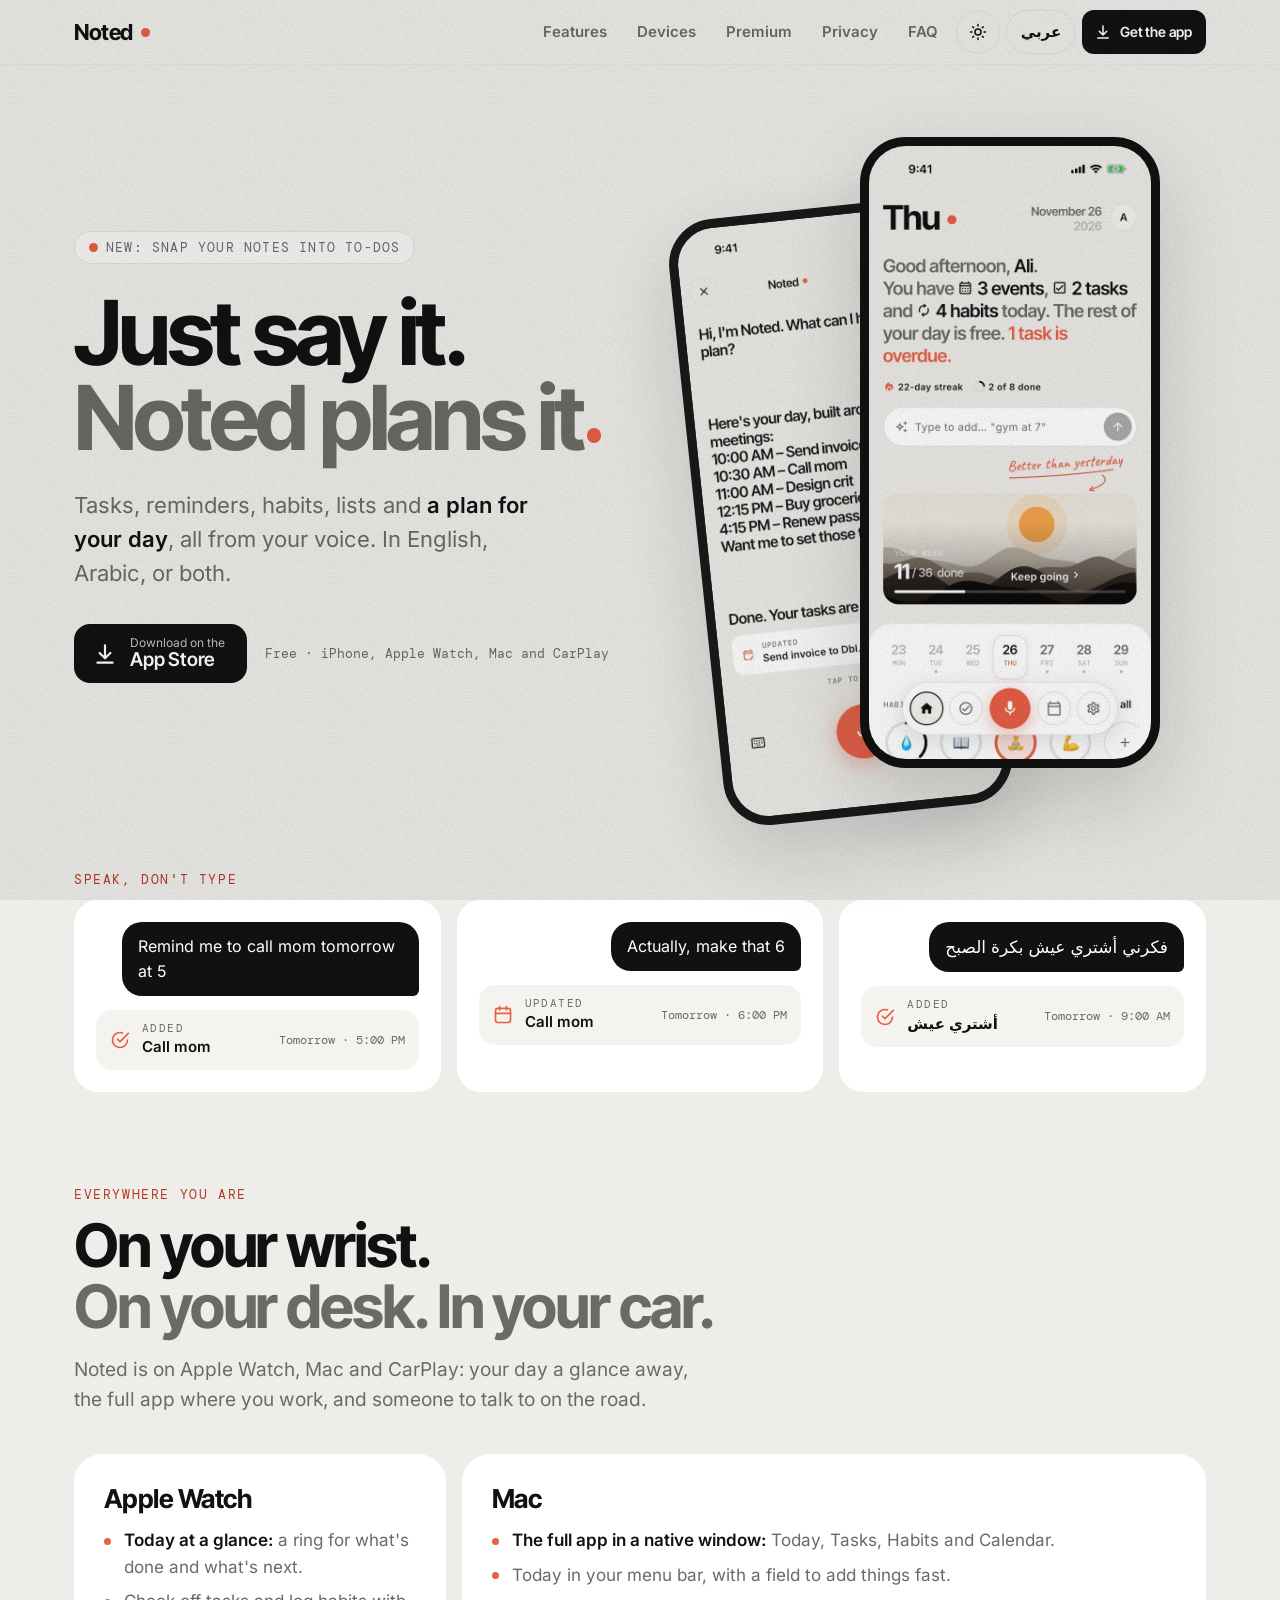
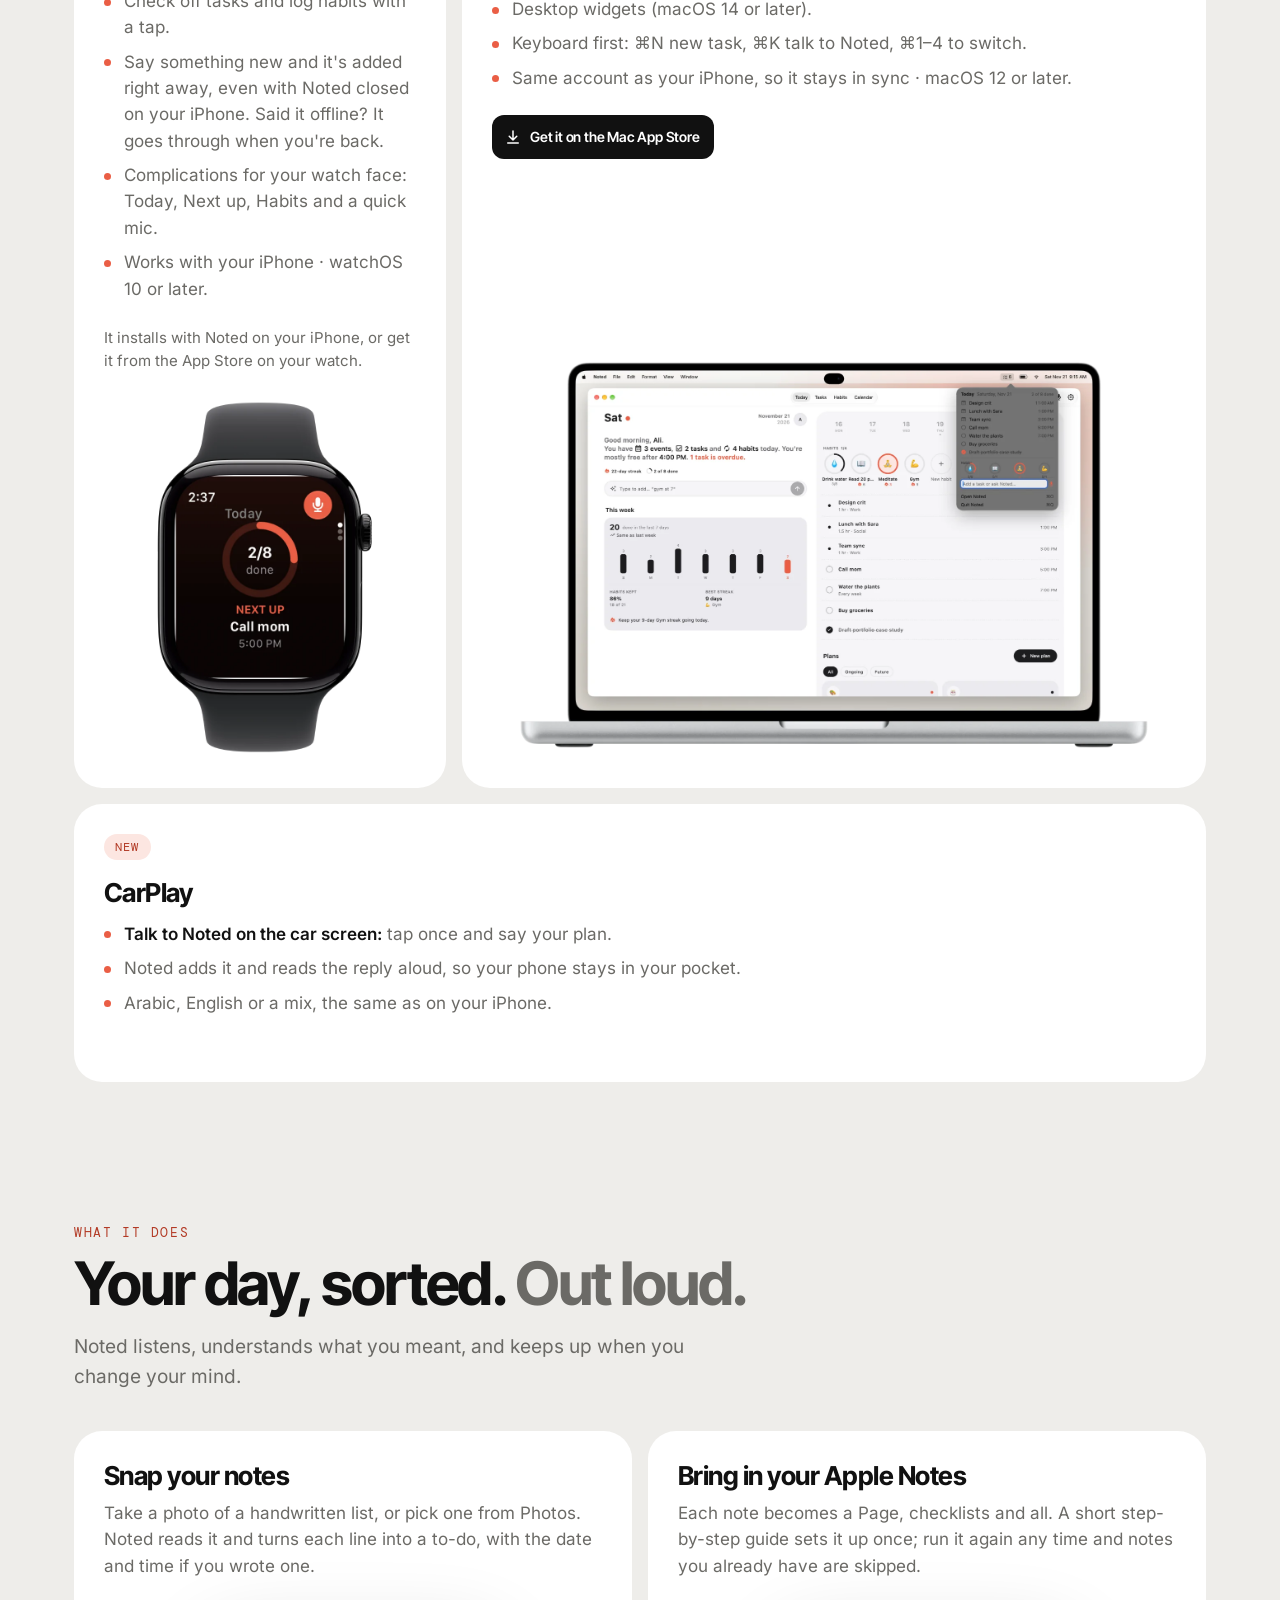
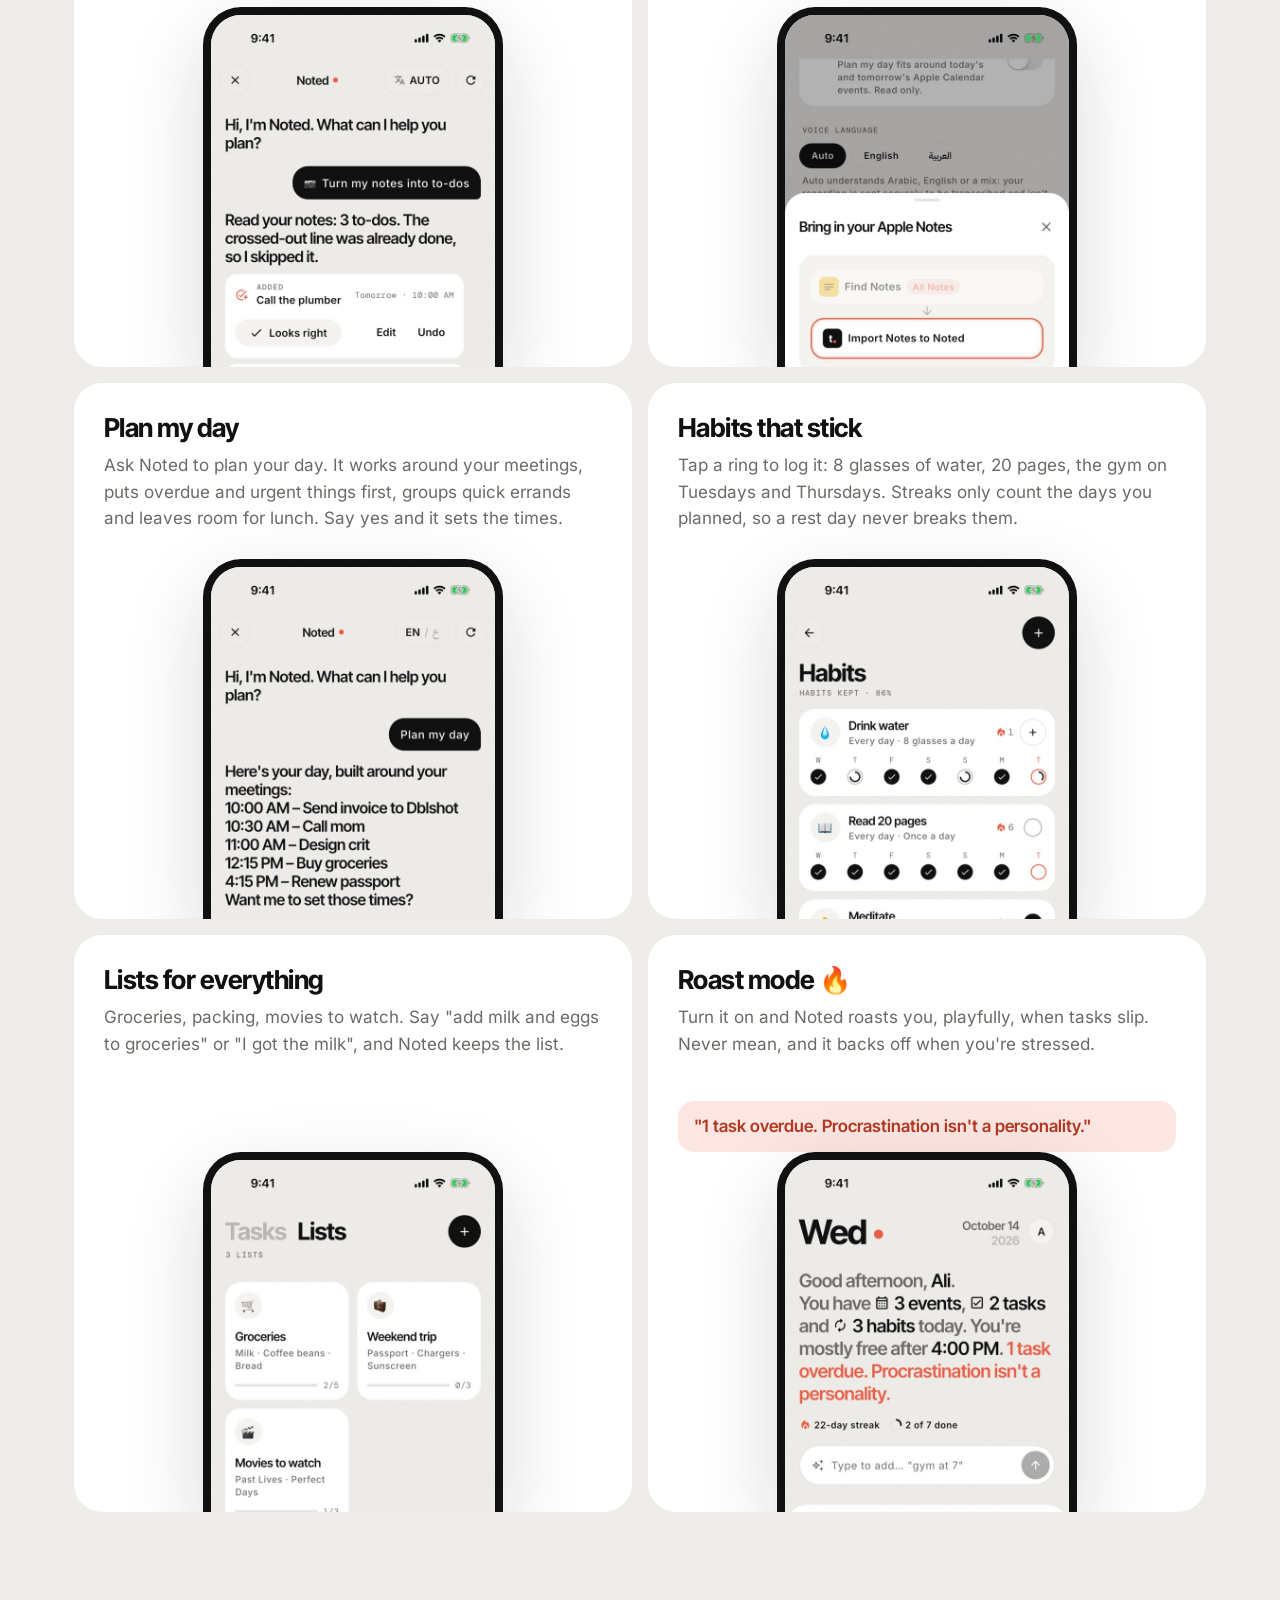
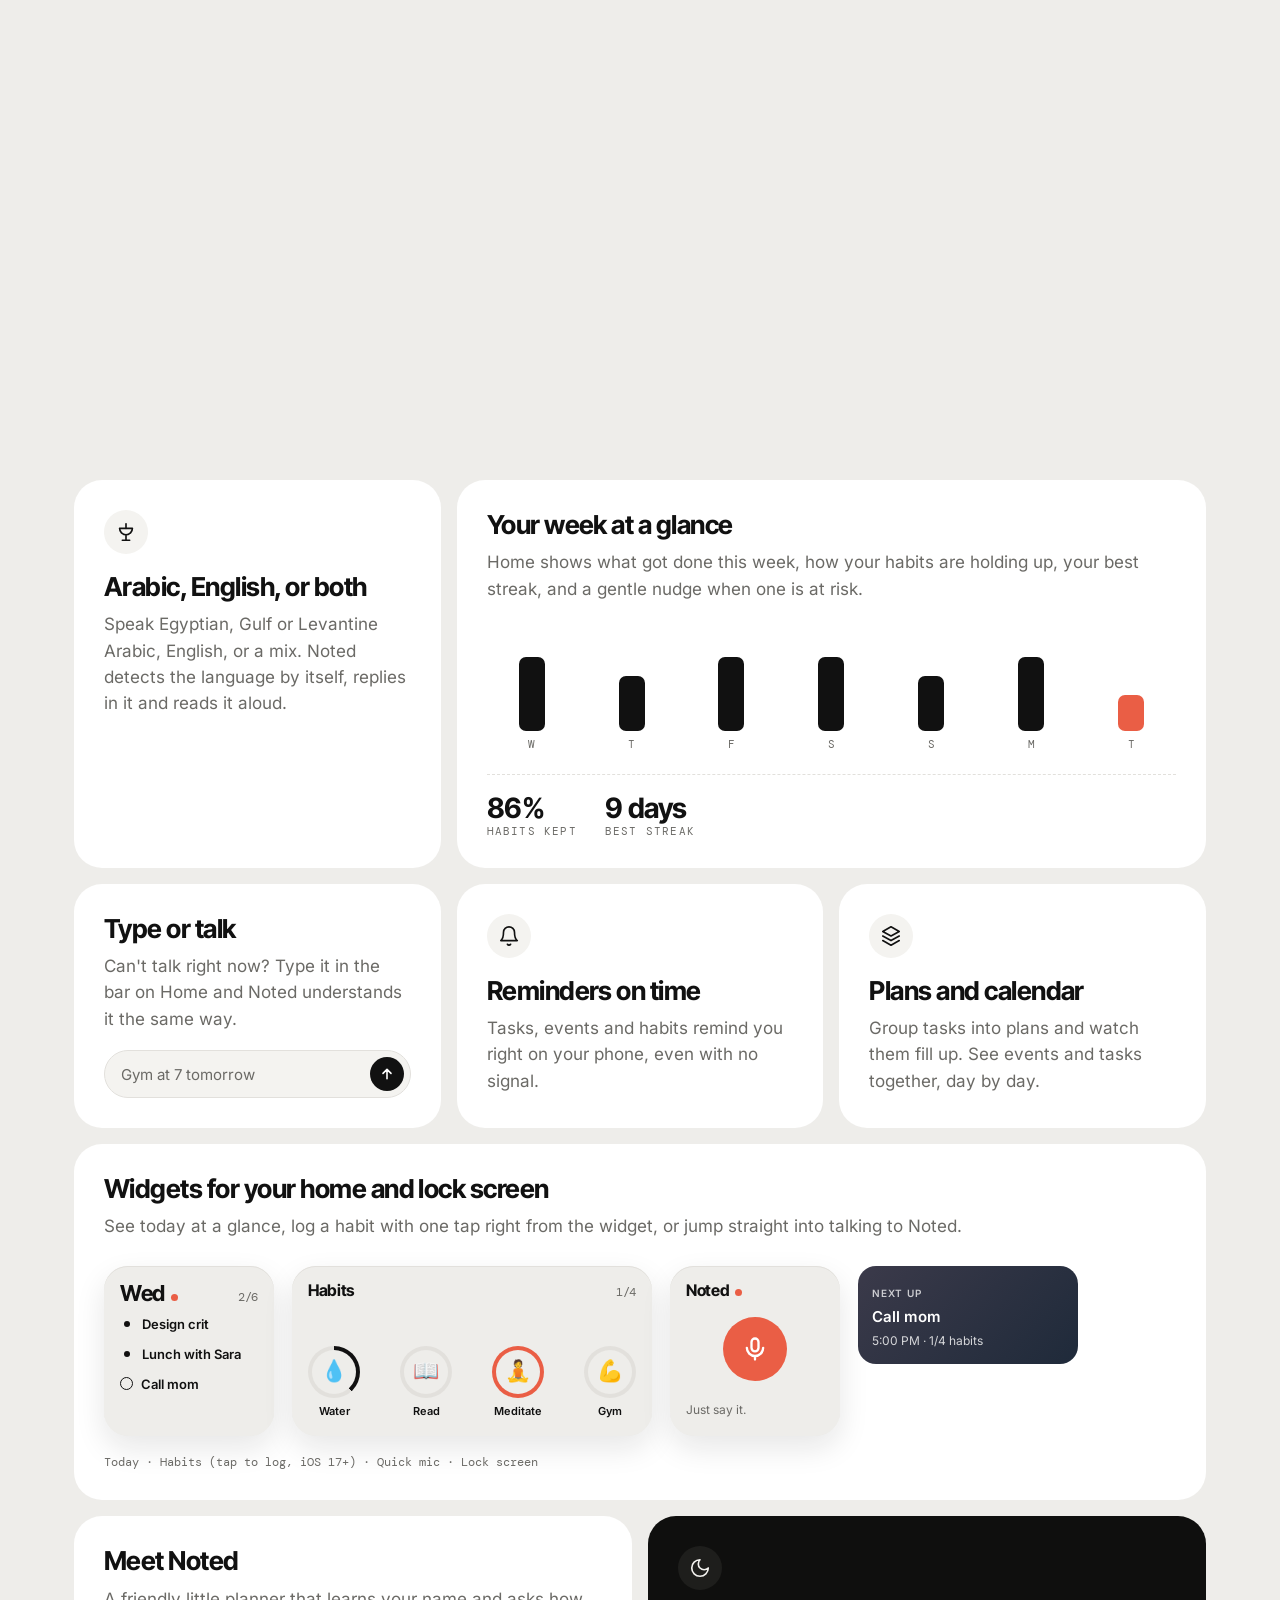
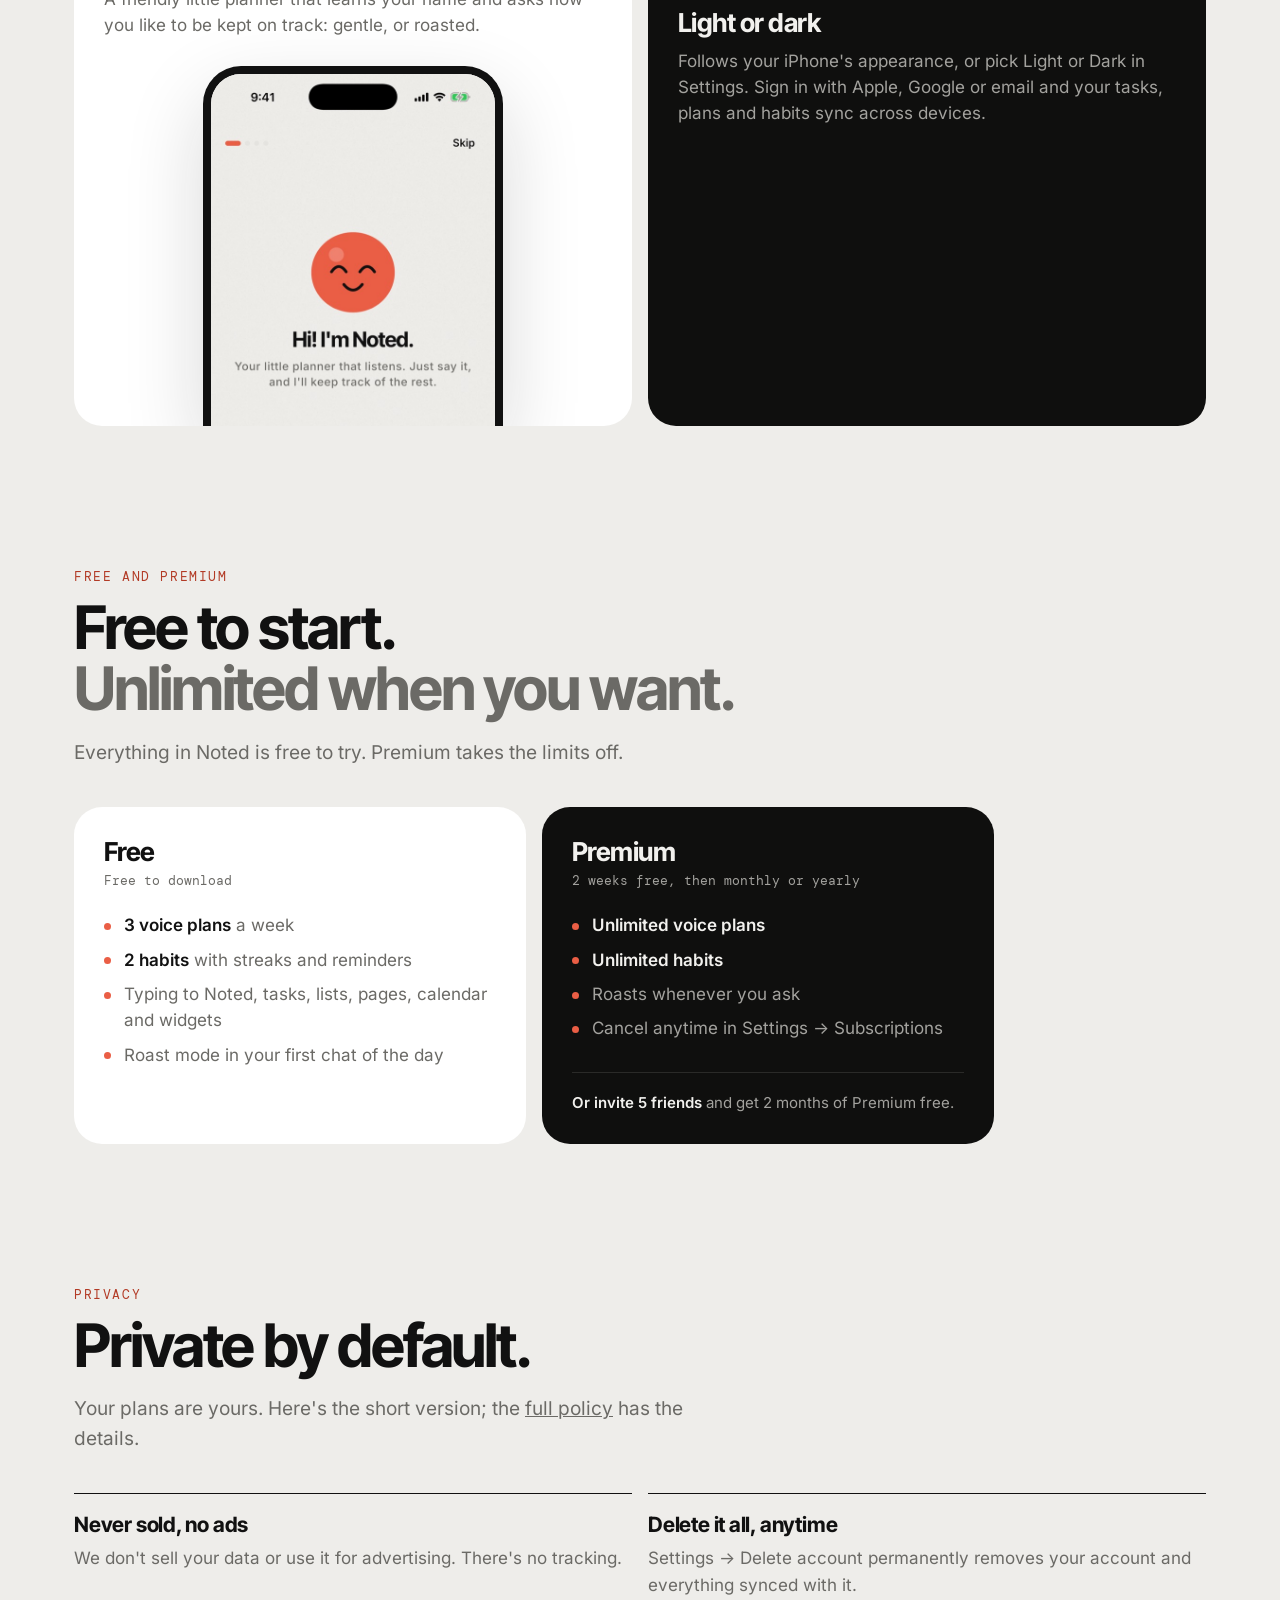
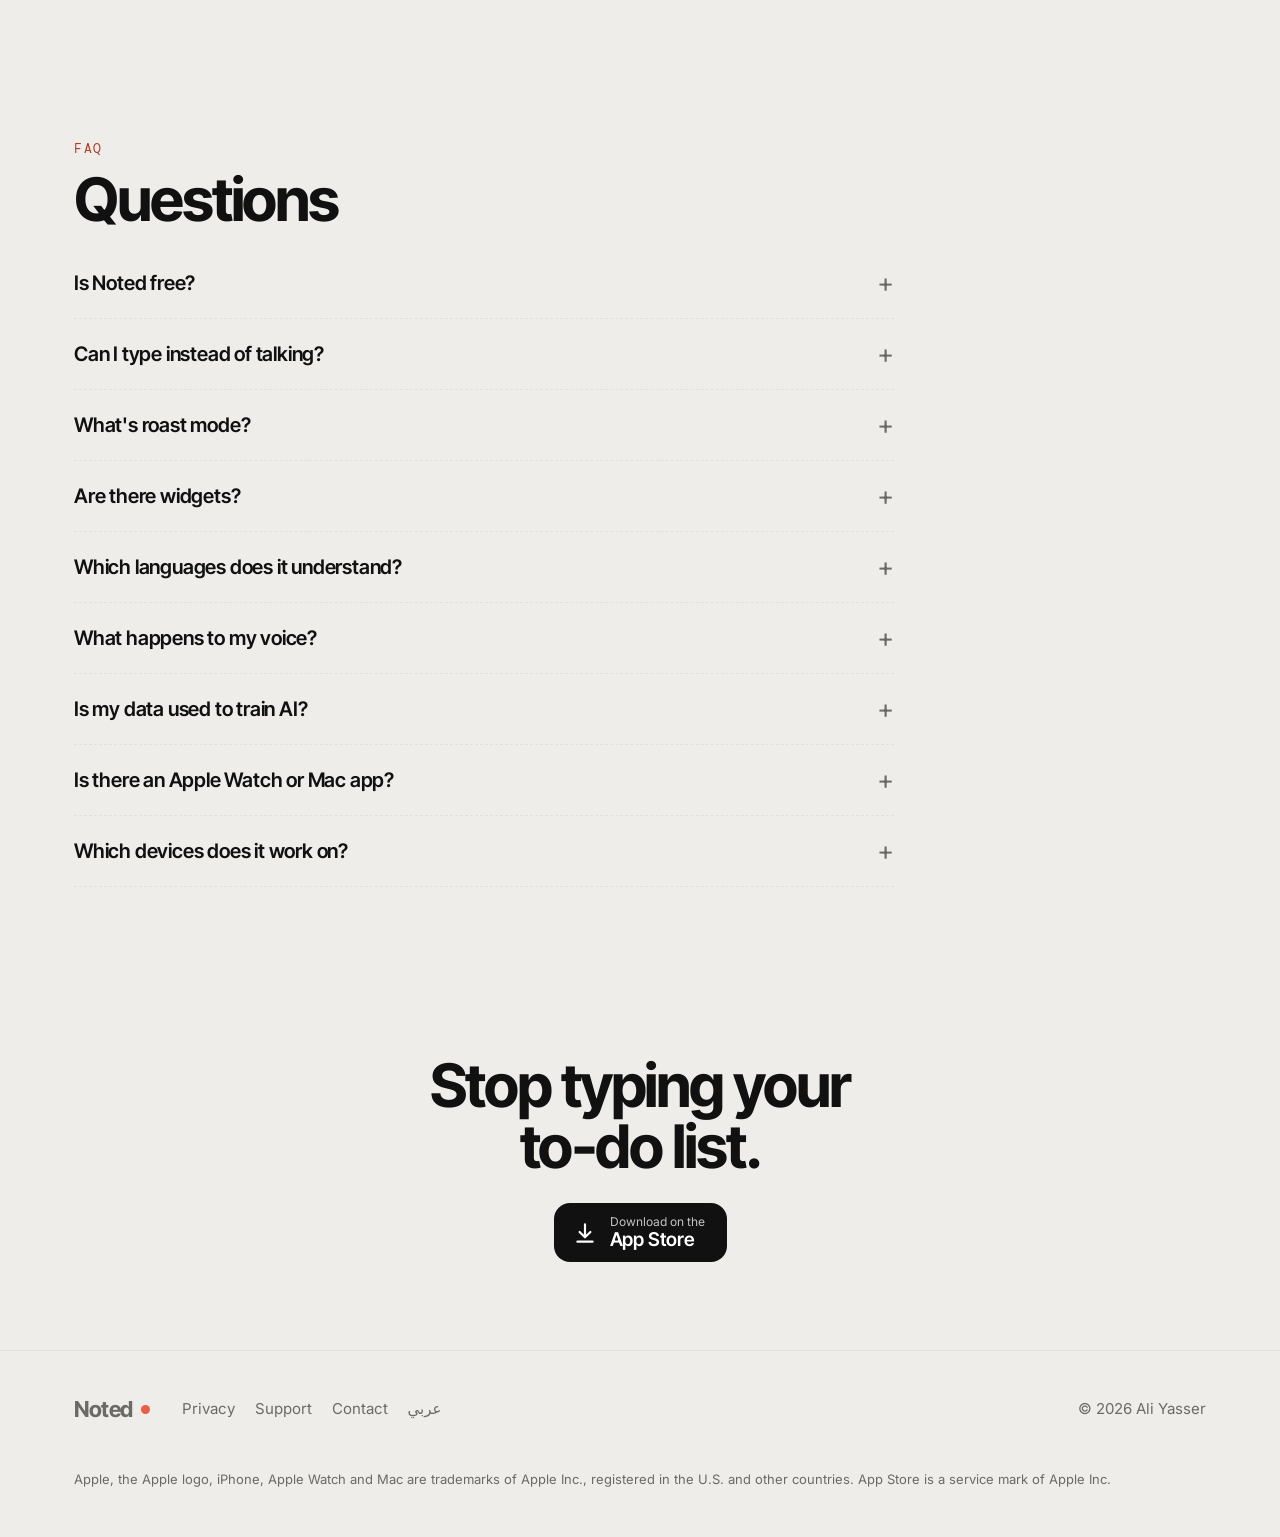
<file: index.html>
<!doctype html>
<html lang="en" dir="ltr">
<head>
<meta charset="utf-8">
<meta name="viewport" content="width=device-width, initial-scale=1, viewport-fit=cover">
<title>Noted: AI Planner &amp; Habits for iPhone, Apple Watch and Mac</title>
<meta name="description" content="Just say it, or snap your notes. Noted turns them into tasks, reminders, habits, lists and a plan for your day, in English or Arabic. Free on iPhone, Apple Watch, Mac and CarPlay.">
<meta name="theme-color" content="#EEEDEA" media="(prefers-color-scheme: light)">
<meta name="theme-color" content="#0A0A0A" media="(prefers-color-scheme: dark)">
<link rel="canonical" href="https://www.noted-ai.co/">
<link rel="alternate" hreflang="en" href="https://www.noted-ai.co/">
<link rel="alternate" hreflang="ar" href="https://www.noted-ai.co/ar">
<link rel="alternate" hreflang="x-default" href="https://www.noted-ai.co/">
<link rel="icon" href="/favicon.svg" type="image/svg+xml">
<link rel="icon" href="/favicon.png" type="image/png">
<link rel="apple-touch-icon" href="/apple-touch-icon.png">
<meta property="og:type" content="website">
<meta property="og:title" content="Noted: Just say it. Noted plans it.">
<meta property="og:description" content="Tasks, reminders, habits, lists and a plan for your day, from your voice or a photo of your notes, in English or Arabic. On iPhone, Apple Watch, Mac and CarPlay.">
<meta property="og:image" content="https://www.noted-ai.co/og.jpg">
<meta property="og:image:width" content="2400">
<meta property="og:image:height" content="1260">
<meta property="og:image:alt" content="Noted on iPhone, Apple Watch and Mac: Just say it. Noted plans it.">
<meta property="og:url" content="https://www.noted-ai.co/">
<meta name="twitter:card" content="summary_large_image">
<meta name="twitter:image" content="https://www.noted-ai.co/og.jpg">
<meta name="apple-itunes-app" content="app-id=6822360309">
<link rel="preload" href="/fonts/InterTight-Bold.woff2" as="font" type="font/woff2" crossorigin>
<link rel="stylesheet" href="/styles.css">
<script>
  // Saved Light/Dark choice, applied before the page draws.
  (function () {
    var d = document.documentElement;
    try { var t = localStorage.getItem('theme'); if (t === 'light' || t === 'dark') d.setAttribute('data-theme', t); } catch (e) {}
    d.classList.add('js');
  })();
</script>
</head>
<body>
<a class="skip" href="#main">Skip to content</a>

<header class="top">
  <div class="wrap">
    <a class="wordmark" href="/" aria-label="Noted home">Noted <span class="dot" aria-hidden="true"></span></a>
    <nav aria-label="Main">
      <a class="link" href="#features">Features</a>
      <a class="link" href="#devices">Devices</a>
      <a class="link" href="#premium">Premium</a>
      <a class="link" href="#privacy">Privacy</a>
      <a class="link" href="#faq">FAQ</a>
      <button class="theme" type="button" aria-label="Switch light or dark" title="Switch light or dark"><svg class="sun" viewBox="0 0 24 24" fill="none" stroke="currentColor" stroke-width="2" stroke-linecap="round" aria-hidden="true"><circle cx="12" cy="12" r="4"/><path d="M12 2v2M12 20v2M4.9 4.9l1.4 1.4M17.7 17.7l1.4 1.4M2 12h2M20 12h2M4.9 19.1l1.4-1.4M17.7 6.3l1.4-1.4"/></svg><svg class="moon" viewBox="0 0 24 24" fill="none" stroke="currentColor" stroke-width="2" stroke-linecap="round" stroke-linejoin="round" aria-hidden="true"><path d="M12 3a6 6 0 0 0 9 9 9 9 0 1 1-9-9Z"/></svg></button>
      <a class="lang" href="/ar" hreflang="ar" lang="ar"><span class="ar-text">عربي</span></a>
      <a class="store small" href="https://apps.apple.com/app/id6822360309">
        <svg viewBox="0 0 24 24" fill="none" stroke="currentColor" stroke-width="2" stroke-linecap="round" stroke-linejoin="round" aria-hidden="true"><path d="M12 4v12m0 0-5-5m5 5 5-5M5 20h14"/></svg>
        <span><strong>Get the app</strong></span>
      </a>
    </nav>
  </div>
</header>

<main id="main">
  <section class="hero">
    <div class="wrap">
      <div>
        <a class="pill" href="#photo-todos"><span class="dot" aria-hidden="true"></span>New: snap your notes into to-dos</a>
        <h1>Just say it.<span class="soft">Noted plans it<span class="dot" aria-hidden="true"></span></span></h1>
        <p class="lede">Tasks, reminders, habits, lists and <strong>a plan for your day</strong>, all from your voice. In English, Arabic, or both.</p>
        <div class="cta">
          <a class="store" href="https://apps.apple.com/app/id6822360309">
            <svg viewBox="0 0 24 24" fill="none" stroke="currentColor" stroke-width="2" stroke-linecap="round" stroke-linejoin="round" aria-hidden="true"><path d="M12 4v12m0 0-5-5m5 5 5-5M5 20h14"/></svg>
            <span><small>Download on the</small><strong>App Store</strong></span>
          </a>
          <span class="note">Free · iPhone, Apple Watch, Mac and CarPlay</span>
        </div>
      </div>
      <div class="stage" aria-hidden="true">
        <div class="phone back"><img src="/img/2-chat-plan.jpg" alt="" width="600" height="1304" loading="eager"></div>
        <div class="phone front"><img class="only-light" src="/img/1-home-v2.jpg" alt="" width="600" height="1304" loading="eager" fetchpriority="high"><img class="only-dark" src="/img/5-home-dark-v2.jpg" alt="" width="600" height="1304" loading="lazy"></div>
      </div>
    </div>
  </section>

  <section class="say" aria-labelledby="say-title">
    <div class="wrap">
      <p class="eyebrow" id="say-title">Speak, don't type</p>
      <div class="examples">
        <div class="example reveal">
          <div class="bubble">Remind me to call mom tomorrow at 5</div>
          <div class="receipt">
            <svg viewBox="0 0 24 24" fill="none" stroke="currentColor" stroke-width="2" stroke-linecap="round" stroke-linejoin="round" aria-hidden="true"><path d="M21 12a9 9 0 1 1-6.2-8.56"/><path d="m9 11 3 3L22 4"/></svg>
            <div class="what"><span class="label">Added</span><span class="title">Call mom</span></div>
            <span class="when">Tomorrow · 5:00 PM</span>
          </div>
        </div>
        <div class="example reveal">
          <div class="bubble">Actually, make that 6</div>
          <div class="receipt">
            <svg viewBox="0 0 24 24" fill="none" stroke="currentColor" stroke-width="2" stroke-linecap="round" stroke-linejoin="round" aria-hidden="true"><rect x="3" y="4" width="18" height="17" rx="3"/><path d="M8 2v4M16 2v4M3 10h18"/></svg>
            <div class="what"><span class="label">Updated</span><span class="title">Call mom</span></div>
            <span class="when">Tomorrow · 6:00 PM</span>
          </div>
        </div>
        <div class="example reveal">
          <div class="bubble ar" lang="ar" dir="rtl">فكرني أشتري عيش بكرة الصبح</div>
          <div class="receipt">
            <svg viewBox="0 0 24 24" fill="none" stroke="currentColor" stroke-width="2" stroke-linecap="round" stroke-linejoin="round" aria-hidden="true"><path d="M21 12a9 9 0 1 1-6.2-8.56"/><path d="m9 11 3 3L22 4"/></svg>
            <div class="what"><span class="label">Added</span><span class="title ar-text" lang="ar" dir="rtl">أشتري عيش</span></div>
            <span class="when">Tomorrow · 9:00 AM</span>
          </div>
        </div>
      </div>
    </div>
  </section>

  <section class="section" id="devices" aria-labelledby="devices-title">
    <div class="wrap">
      <p class="eyebrow">Everywhere you are</p>
      <h2 id="devices-title">On your wrist. <span class="soft">On your desk.</span> <span class="soft">In your car.</span></h2>
      <p class="intro">Noted is on Apple Watch, Mac and CarPlay: your day a glance away, the full app where you work, and someone to talk to on the road.</p>
      <div class="devices">
        <article class="device-card watch reveal">
          <h3>Apple Watch</h3>
          <ul class="ticks">
            <li><strong>Today at a glance:</strong> a ring for what's done and what's next.</li>
            <li>Check off tasks and log habits with a tap.</li>
            <li>Say something new and it's added right away, even with Noted closed on your iPhone. Said it offline? It goes through when you're back.</li>
            <li>Complications for your watch face: Today, Next up, Habits and a quick mic.</li>
            <li>Works with your iPhone · watchOS 10 or later.</li>
          </ul>
          <p class="get">It installs with Noted on your iPhone, or get it from the App Store on your watch.</p>
          <figure><img src="/img/watch-today.webp" alt="Noted on Apple Watch: Today, 2 of 8 done, next up Call mom at 5:00 PM" width="560" height="880" loading="lazy"></figure>
        </article>
        <article class="device-card mac reveal">
          <h3>Mac</h3>
          <ul class="ticks">
            <li><strong>The full app in a native window:</strong> Today, Tasks, Habits and Calendar.</li>
            <li>Today in your menu bar, with a field to add things fast.</li>
            <li>Desktop widgets (macOS 14 or later).</li>
            <li>Keyboard first: ⌘N new task, ⌘K talk to Noted, ⌘1–4 to switch.</li>
            <li>Same account as your iPhone, so it stays in sync · macOS 12 or later.</li>
          </ul>
          <a class="store small get" href="https://apps.apple.com/app/id6822360309?platform=mac"><svg viewBox="0 0 24 24" fill="none" stroke="currentColor" stroke-width="2" stroke-linecap="round" stroke-linejoin="round" aria-hidden="true"><path d="M12 4v12m0 0-5-5m5 5 5-5M5 20h14"/></svg><span><strong>Get it on the Mac App Store</strong></span></a>
          <figure>
            <img class="only-light" src="/img/mac-today.webp" alt="Noted on a MacBook Pro: the Today window with the menu bar panel open" width="1600" height="1053" loading="lazy">
            <img class="only-dark" src="/img/mac-today-dark.webp" alt="Noted on a MacBook Pro in dark mode: the Today window" width="1600" height="1053" loading="lazy">
          </figure>
        </article>
        <article class="device-card carplay reveal">
          <span class="soon">New</span>
          <h3>CarPlay</h3>
          <ul class="ticks">
            <li><strong>Talk to Noted on the car screen:</strong> tap once and say your plan.</li>
            <li>Noted adds it and reads the reply aloud, so your phone stays in your pocket.</li>
            <li>Arabic, English or a mix, the same as on your iPhone.</li>
          </ul>
        </article>
      </div>
    </div>
  </section>

  <section class="section" id="features" aria-labelledby="features-title">
    <div class="wrap">
      <p class="eyebrow">What it does</p>
      <h2 id="features-title">Your day, sorted. <span class="soft">Out loud.</span></h2>
      <p class="intro">Noted listens, understands what you meant, and keeps up when you change your mind.</p>

      <div class="bento">
        <article class="card span-3 shot reveal" id="photo-todos">
          <h3>Snap your notes</h3>
          <p>Take a photo of a handwritten list, or pick one from Photos. Noted reads it and turns each line into a to-do, with the date and time if you wrote one.</p>
          <div class="phone-crop"><img src="/img/10-photo-todos.jpg" alt="Noted's chat after a photo of handwritten notes: three to-dos added, Call the plumber, Pay the electricity bill and Book the flights" width="600" height="1304" loading="lazy"></div>
        </article>

        <article class="card span-3 shot reveal">
          <h3>Bring in your Apple Notes</h3>
          <p>Each note becomes a Page, checklists and all. A short step-by-step guide sets it up once; run it again any time and notes you already have are skipped.</p>
          <div class="phone-crop"><img src="/img/11-notes-import.jpg" alt="Step 3 of 4 of the Apple Notes guide: add Import Notes to Noted under Find Notes" width="600" height="1304" loading="lazy"></div>
        </article>

        <article class="card span-3 shot reveal">
          <h3>Plan my day</h3>
          <p>Ask Noted to plan your day. It works around your meetings, puts overdue and urgent things first, groups quick errands and leaves room for lunch. Say yes and it sets the times.</p>
          <div class="phone-crop"><img src="/img/2-chat-plan.jpg" alt="Noted's chat showing a timed plan for the day built around meetings" width="600" height="1304" loading="lazy"></div>
        </article>

        <article class="card span-3 shot reveal">
          <h3>Habits that stick</h3>
          <p>Tap a ring to log it: 8 glasses of water, 20 pages, the gym on Tuesdays and Thursdays. Streaks only count the days you planned, so a rest day never breaks them.</p>
          <div class="phone-crop"><img src="/img/4-habits.jpg" alt="The Habits screen with streaks and the last seven days for each habit" width="600" height="1304" loading="lazy"></div>
        </article>

        <article class="card span-3 shot reveal">
          <h3>Lists for everything</h3>
          <p>Groceries, packing, movies to watch. Say "add milk and eggs to groceries" or "I got the milk", and Noted keeps the list.</p>
          <div class="phone-crop"><img src="/img/6-lists.jpg" alt="The Lists view with Groceries, Weekend trip and Movies to watch" width="600" height="1304" loading="lazy"></div>
        </article>

        <article class="card span-3 shot reveal">
          <h3>Roast mode 🔥</h3>
          <p>Turn it on and Noted roasts you, playfully, when tasks slip. Never mean, and it backs off when you're stressed.</p>
          <div class="roast-quote">"1 task overdue. Procrastination isn't a personality."</div>
          <div class="phone-crop"><img src="/img/9-home-roast.jpg" alt="Home with a roast line about an overdue task" width="600" height="1304" loading="lazy"></div>
        </article>

        <article class="card span-3 shot reveal">
          <h3>Pages for your notes</h3>
          <p>Write with headings, bullets and checklists, in bold or italic. Changed your mind? Undo and redo work in pages and in your tasks.</p>
          <div class="phone-crop"><img src="/img/7-pages.jpg" alt="A page called Dubai trip with a checklist and bullet points" width="600" height="1304" loading="lazy"></div>
        </article>

        <article class="card span-3 reveal">
          <div class="icon"><svg viewBox="0 0 24 24" fill="none" stroke="currentColor" stroke-width="1.8" stroke-linecap="round" stroke-linejoin="round" aria-hidden="true"><circle cx="12" cy="12" r="4"/><path d="M12 2v2M12 20v2M4.9 4.9l1.4 1.4M17.7 17.7l1.4 1.4M2 12h2M20 12h2M4.9 19.1l1.4-1.4M17.7 6.3l1.4-1.4"/></svg></div>
          <h3>Mornings start sorted</h3>
          <p>At 8 AM, a note with what's on today and what's first. Turn it off in Settings anytime.</p>
          <div class="notif" aria-hidden="true">
            <span class="app">t<i></i></span>
            <span class="body"><span class="head"><span>Noted</span><span>8:00</span></span><strong>Good morning ☀️ Here's today</strong><span class="text">2 tasks, 3 events. First up: Design crit.</span></span>
          </div>
        </article>

        <article class="card span-2 reveal">
          <div class="icon"><svg viewBox="0 0 24 24" fill="none" stroke="currentColor" stroke-width="1.8" stroke-linecap="round" stroke-linejoin="round" aria-hidden="true"><path d="M5 8h14M5 8a7 7 0 0 0 14 0M12 15v6M8 21h8"/><path d="M12 3v5"/></svg></div>
          <h3>Arabic, English, or both</h3>
          <p>Speak Egyptian, Gulf or Levantine Arabic, English, or a mix. Noted detects the language by itself, replies in it and reads it aloud.</p>
        </article>

        <article class="card span-4 reveal">
          <h3>Your week at a glance</h3>
          <p>Home shows what got done this week, how your habits are holding up, your best streak, and a gentle nudge when one is at risk.</p>
          <div class="bars" role="img" aria-label="Example chart: things done each day this week">
            <div><i style="height:62%"></i><b>W</b></div>
            <div><i style="height:46%"></i><b>T</b></div>
            <div><i style="height:62%"></i><b>F</b></div>
            <div><i style="height:62%"></i><b>S</b></div>
            <div><i style="height:46%"></i><b>S</b></div>
            <div><i style="height:62%"></i><b>M</b></div>
            <div><i class="today" style="height:30%"></i><b>T</b></div>
          </div>
          <div class="stats">
            <div><strong>86%</strong><span>Habits kept</span></div>
            <div><strong>9 days</strong><span>Best streak</span></div>
          </div>
        </article>

        <article class="card span-2 reveal">
          <h3>Type or talk</h3>
          <p>Can't talk right now? Type it in the bar on Home and Noted understands it the same way.</p>
          <div class="type-bar" aria-hidden="true">Gym at 7 tomorrow<span class="send"><svg viewBox="0 0 24 24" fill="none" stroke="currentColor" stroke-width="2.4" stroke-linecap="round" stroke-linejoin="round" aria-hidden="true"><path d="M12 19V5m0 0-6 6m6-6 6 6"/></svg></span></div>
        </article>

        <article class="card span-2 reveal">
          <div class="icon"><svg viewBox="0 0 24 24" fill="none" stroke="currentColor" stroke-width="1.8" stroke-linecap="round" stroke-linejoin="round" aria-hidden="true"><path d="M6 8a6 6 0 1 1 12 0c0 7 3 9 3 9H3s3-2 3-9"/><path d="M10.3 21a1.94 1.94 0 0 0 3.4 0"/></svg></div>
          <h3>Reminders on time</h3>
          <p>Tasks, events and habits remind you right on your phone, even with no signal.</p>
        </article>

        <article class="card span-2 reveal">
          <div class="icon"><svg viewBox="0 0 24 24" fill="none" stroke="currentColor" stroke-width="1.8" stroke-linecap="round" stroke-linejoin="round" aria-hidden="true"><path d="m12 2 9 5-9 5-9-5 9-5Z"/><path d="m3 12 9 5 9-5"/><path d="m3 17 9 5 9-5"/></svg></div>
          <h3>Plans and calendar</h3>
          <p>Group tasks into plans and watch them fill up. See events and tasks together, day by day.</p>
        </article>


        <article class="card span-6 reveal">
          <h3>Widgets for your home and lock screen</h3>
          <p>See today at a glance, log a habit with one tap right from the widget, or jump straight into talking to Noted.</p>
          <div class="widgets" aria-hidden="true">
            <div class="w w-small">
              <div class="w-head">Wed<span class="dot"></span><small>2/6</small></div>
              <div class="w-row"><i></i><span>Design crit</span></div>
              <div class="w-row"><i></i><span>Lunch with Sara</span></div>
              <div class="w-row"><b></b><span>Call mom</span></div>
            </div>
            <div class="w w-medium">
              <div class="w-head" style="font-size:16px">Habits<small>1/4</small></div>
              <div class="w-rings">
                <div><span class="ring" style="--p:38"><span>💧</span></span>Water</div>
                <div><span class="ring" style="--p:0"><span>📖</span></span>Read</div>
                <div><span class="ring done" style="--p:100"><span>🧘</span></span>Meditate</div>
                <div><span class="ring" style="--p:0"><span>💪</span></span>Gym</div>
              </div>
            </div>
            <div class="w w-small w-mic">
              <div class="w-head" style="font-size:16px">Noted<span class="dot"></span></div>
              <span class="mic"><svg viewBox="0 0 24 24" fill="none" stroke="currentColor" stroke-width="2" stroke-linecap="round" stroke-linejoin="round" aria-hidden="true"><rect x="9" y="3" width="6" height="11" rx="3"/><path d="M5 11a7 7 0 0 0 14 0M12 18v3"/></svg></span>
              <small>Just say it.</small>
            </div>
            <div class="w w-lock">
              <span class="cap">NEXT UP</span>
              <strong>Call mom</strong>
              <span>5:00 PM · 1/4 habits</span>
            </div>
            <p class="caption">Today · Habits (tap to log, iOS 17+) · Quick mic · Lock screen</p>
          </div>
        </article>

        <article class="card span-3 shot reveal">
          <h3>Meet Noted</h3>
          <p>A friendly little planner that learns your name and asks how you like to be kept on track: gentle, or roasted.</p>
          <div class="phone-crop"><img src="/img/8-welcome.jpg" alt="The welcome screen with Noted's smiling mascot" width="600" height="1304" loading="lazy"></div>
        </article>

        <article class="card span-3 dark reveal">
          <div class="icon"><svg viewBox="0 0 24 24" fill="none" stroke="currentColor" stroke-width="1.8" stroke-linecap="round" stroke-linejoin="round" aria-hidden="true"><path d="M12 3a6 6 0 0 0 9 9 9 9 0 1 1-9-9Z"/></svg></div>
          <h3>Light or dark</h3>
          <p>Follows your iPhone's appearance, or pick Light or Dark in Settings. Sign in with Apple, Google or email and your tasks, plans and habits sync across devices.</p>
        </article>
      </div>
    </div>
  </section>

  <section class="section" id="premium" aria-labelledby="premium-title">
    <div class="wrap">
      <p class="eyebrow">Free and Premium</p>
      <h2 id="premium-title">Free to start. <span class="soft">Unlimited when you want.</span></h2>
      <p class="intro">Everything in Noted is free to try. Premium takes the limits off.</p>
      <div class="plans">
        <article class="plan reveal">
          <h3>Free</h3>
          <p class="price">Free to download</p>
          <ul class="ticks">
            <li><strong>3 voice plans</strong> a week</li>
            <li><strong>2 habits</strong> with streaks and reminders</li>
            <li>Typing to Noted, tasks, lists, pages, calendar and widgets</li>
            <li>Roast mode in your first chat of the day</li>
          </ul>
        </article>
        <article class="plan premium reveal">
          <h3>Premium</h3>
          <p class="price">2 weeks free, then monthly or yearly</p>
          <ul class="ticks">
            <li><strong>Unlimited voice plans</strong></li>
            <li><strong>Unlimited habits</strong></li>
            <li>Roasts whenever you ask</li>
            <li>Cancel anytime in Settings → Subscriptions</li>
          </ul>
          <p class="invite"><strong>Or invite 5 friends</strong> and get 2 months of Premium free.</p>
        </article>
      </div>
    </div>
  </section>

  <section class="section" id="privacy" aria-labelledby="privacy-title">
    <div class="wrap">
      <p class="eyebrow">Privacy</p>
      <h2 id="privacy-title">Private by default.</h2>
      <p class="intro">Your plans are yours. Here's the short version; the <a href="/privacy">full policy</a> has the details.</p>
      <div class="promises">
        <div class="promise reveal">
          <h3>Never sold, no ads</h3>
          <p>We don't sell your data or use it for advertising. There's no tracking.</p>
        </div>
        <div class="promise reveal">
          <h3>Delete it all, anytime</h3>
          <p>Settings → Delete account permanently removes your account and everything synced with it.</p>
        </div>
      </div>
    </div>
  </section>

  <section class="section" id="faq" aria-labelledby="faq-title">
    <div class="wrap">
      <p class="eyebrow">FAQ</p>
      <h2 id="faq-title">Questions</h2>
      <div class="faq">
        <details>
          <summary><span>Is Noted free?</span></summary>
          <p>Yes, Noted is free to download and use. The free plan includes 3 voice plans a week and 2 habits; typing to Noted stays free, with a fair-use limit of 60 messages a day. Noted Premium (monthly or yearly, with 2 weeks free) makes voice plans, habits and roasts unlimited. You can also invite 5 friends to get 2 months of Premium free.</p>
        </details>
        <details>
          <summary><span>Can I type instead of talking?</span></summary>
          <p>Yes. Use the "Type to add" bar on Home, or the keyboard button in the chat. Noted understands typed messages exactly like spoken ones.</p>
        </details>
        <details>
          <summary><span>What's roast mode?</span></summary>
          <p>An optional, playful mode where Noted teases you about overdue tasks and missed habits, on Home, in reminders and in chat. It's about your to-do list only, never you, and you can switch it off in Settings anytime.</p>
        </details>
        <details>
          <summary><span>Are there widgets?</span></summary>
          <p>Yes, on iOS 16 and later: Today, Habits (tap a ring to log it, on iOS 17 and later), Quick mic, and Next up for the lock screen. Long-press your home screen, tap +, and search for Noted.</p>
        </details>
        <details>
          <summary><span>Which languages does it understand?</span></summary>
          <p>English and Arabic, including everyday Egyptian, Gulf and Levantine dialects, and a mix of both. In Auto (the default) Noted detects the language for you; you can also pin English or Arabic in the chat or in Settings. The app itself is in English or Arabic, following your iPhone's language.</p>
        </details>
        <details>
          <summary><span>What happens to my voice?</span></summary>
          <p>In Auto, your short recording is sent securely to be transcribed (that's how Noted detects Arabic or English) and the audio is not stored. If you pin English or Arabic, your iPhone's own speech recognition is used instead. The assistant itself only receives text: your recent chat and, if Cognitive Memory is on, your tasks, events, lists and habits so it can find and change them.</p>
        </details>
        <details>
          <summary><span>Is my data used to train AI?</span></summary>
          <p>No. Messages are processed by Anthropic's Claude to work out what to do, and Anthropic doesn't use them to train its models. Noted doesn't keep chat history on its server.</p>
        </details>
        <details>
          <summary><span>Is there an Apple Watch or Mac app?</span></summary>
          <p>Yes, both. On Apple Watch you'll see today at a glance, check off tasks, log habits and say something new, with complications for your watch face; it works with your iPhone. On Mac you get the full app, Today in the menu bar, desktop widgets and keyboard shortcuts, with the same account as your iPhone. Get it on the <a href="https://apps.apple.com/app/id6822360309?platform=mac">Mac App Store</a>.</p>
        </details>
        <details>
          <summary><span>Which devices does it work on?</span></summary>
          <p>iPhone with iOS 15 or later, Apple Watch with watchOS 10 or later (paired with an iPhone), and Mac with macOS 12 or later.</p>
        </details>
      </div>
    </div>
  </section>

  <section class="final" aria-labelledby="final-title">
    <div class="wrap">
      <h2 id="final-title">Stop typing your to‑do list.</h2>
      <div class="cta">
        <a class="store" href="https://apps.apple.com/app/id6822360309">
          <svg viewBox="0 0 24 24" fill="none" stroke="currentColor" stroke-width="2" stroke-linecap="round" stroke-linejoin="round" aria-hidden="true"><path d="M12 4v12m0 0-5-5m5 5 5-5M5 20h14"/></svg>
          <span><small>Download on the</small><strong>App Store</strong></span>
        </a>
      </div>
    </div>
  </section>
</main>

<footer>
  <div class="wrap">
    <a class="wordmark" href="/">Noted <span class="dot" aria-hidden="true"></span></a>
    <nav aria-label="Footer">
      <a href="/privacy">Privacy</a>
      <a href="/support">Support</a>
      <a href="mailto:ali@aysolution.co">Contact</a>
      <a href="/ar" hreflang="ar" lang="ar"><span class="ar-text">عربي</span></a>
    </nav>
    <span class="copy">© 2026 Ali Yasser</span>
    <p class="trademark">Apple, the Apple logo, iPhone, Apple Watch and Mac are trademarks of Apple Inc., registered in the U.S. and other countries. App Store is a service mark of Apple Inc.</p>
  </div>
</footer>

<script>
  // Fade sections in as they scroll into view.
  (function () {
    var els = document.querySelectorAll('.reveal');
    if (!('IntersectionObserver' in window)) { els.forEach(function (e) { e.classList.add('in'); }); return; }
    var io = new IntersectionObserver(function (entries) {
      entries.forEach(function (e) { if (e.isIntersecting) { e.target.classList.add('in'); io.unobserve(e.target); } });
    }, { rootMargin: '0px 0px -8% 0px' });
    els.forEach(function (e) { io.observe(e); });
  })();
</script>
<script>
  // Light/Dark switch: flips the current look and remembers it.
  (function () {
    var d = document.documentElement, btn = document.querySelector('.theme');
    if (!btn) return;
    btn.addEventListener('click', function () {
      var dark = d.getAttribute('data-theme') ? d.getAttribute('data-theme') === 'dark'
        : window.matchMedia('(prefers-color-scheme: dark)').matches;
      var next = dark ? 'light' : 'dark';
      d.setAttribute('data-theme', next);
      try { localStorage.setItem('theme', next); } catch (e) {}
      document.querySelectorAll('meta[name="theme-color"]').forEach(function (m) { m.setAttribute('content', next === 'dark' ? '#0A0A0A' : '#EEEDEA'); });
    });
  })();
</script>
</body>
</html>
</file>
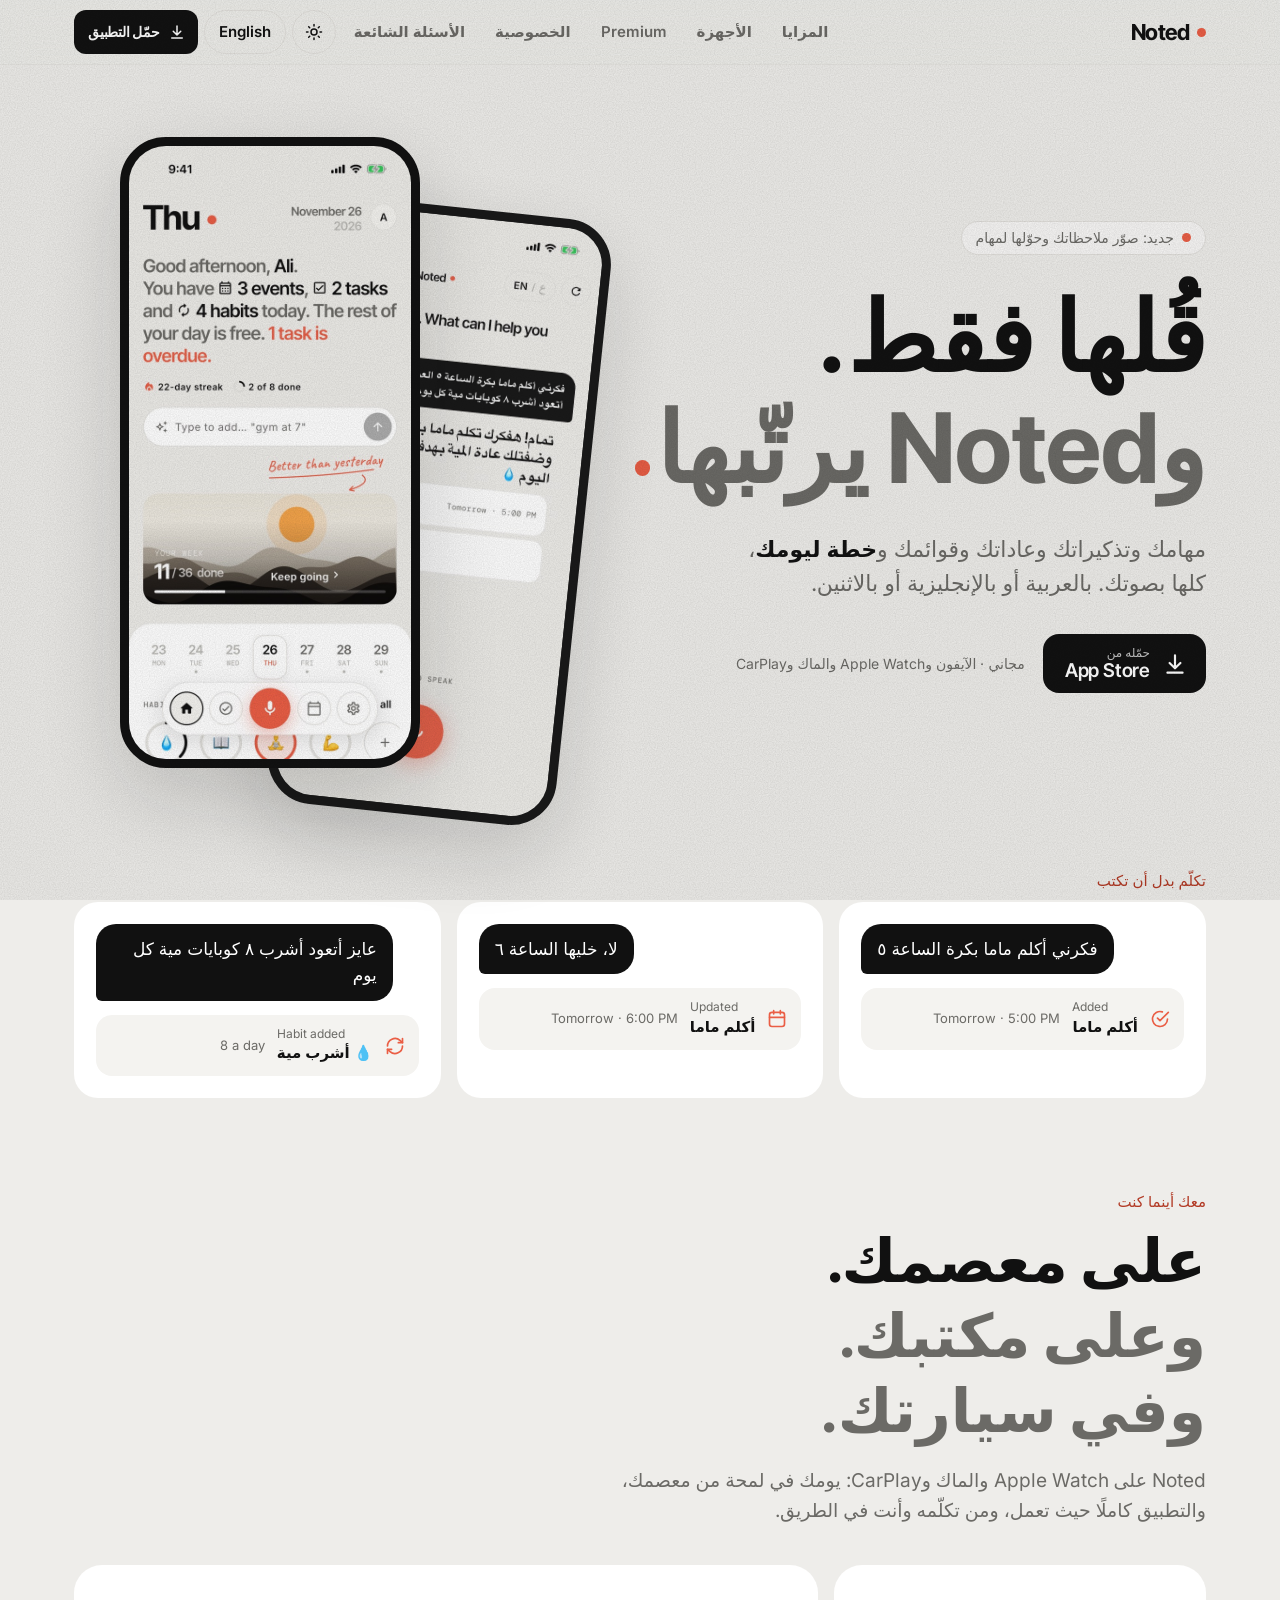
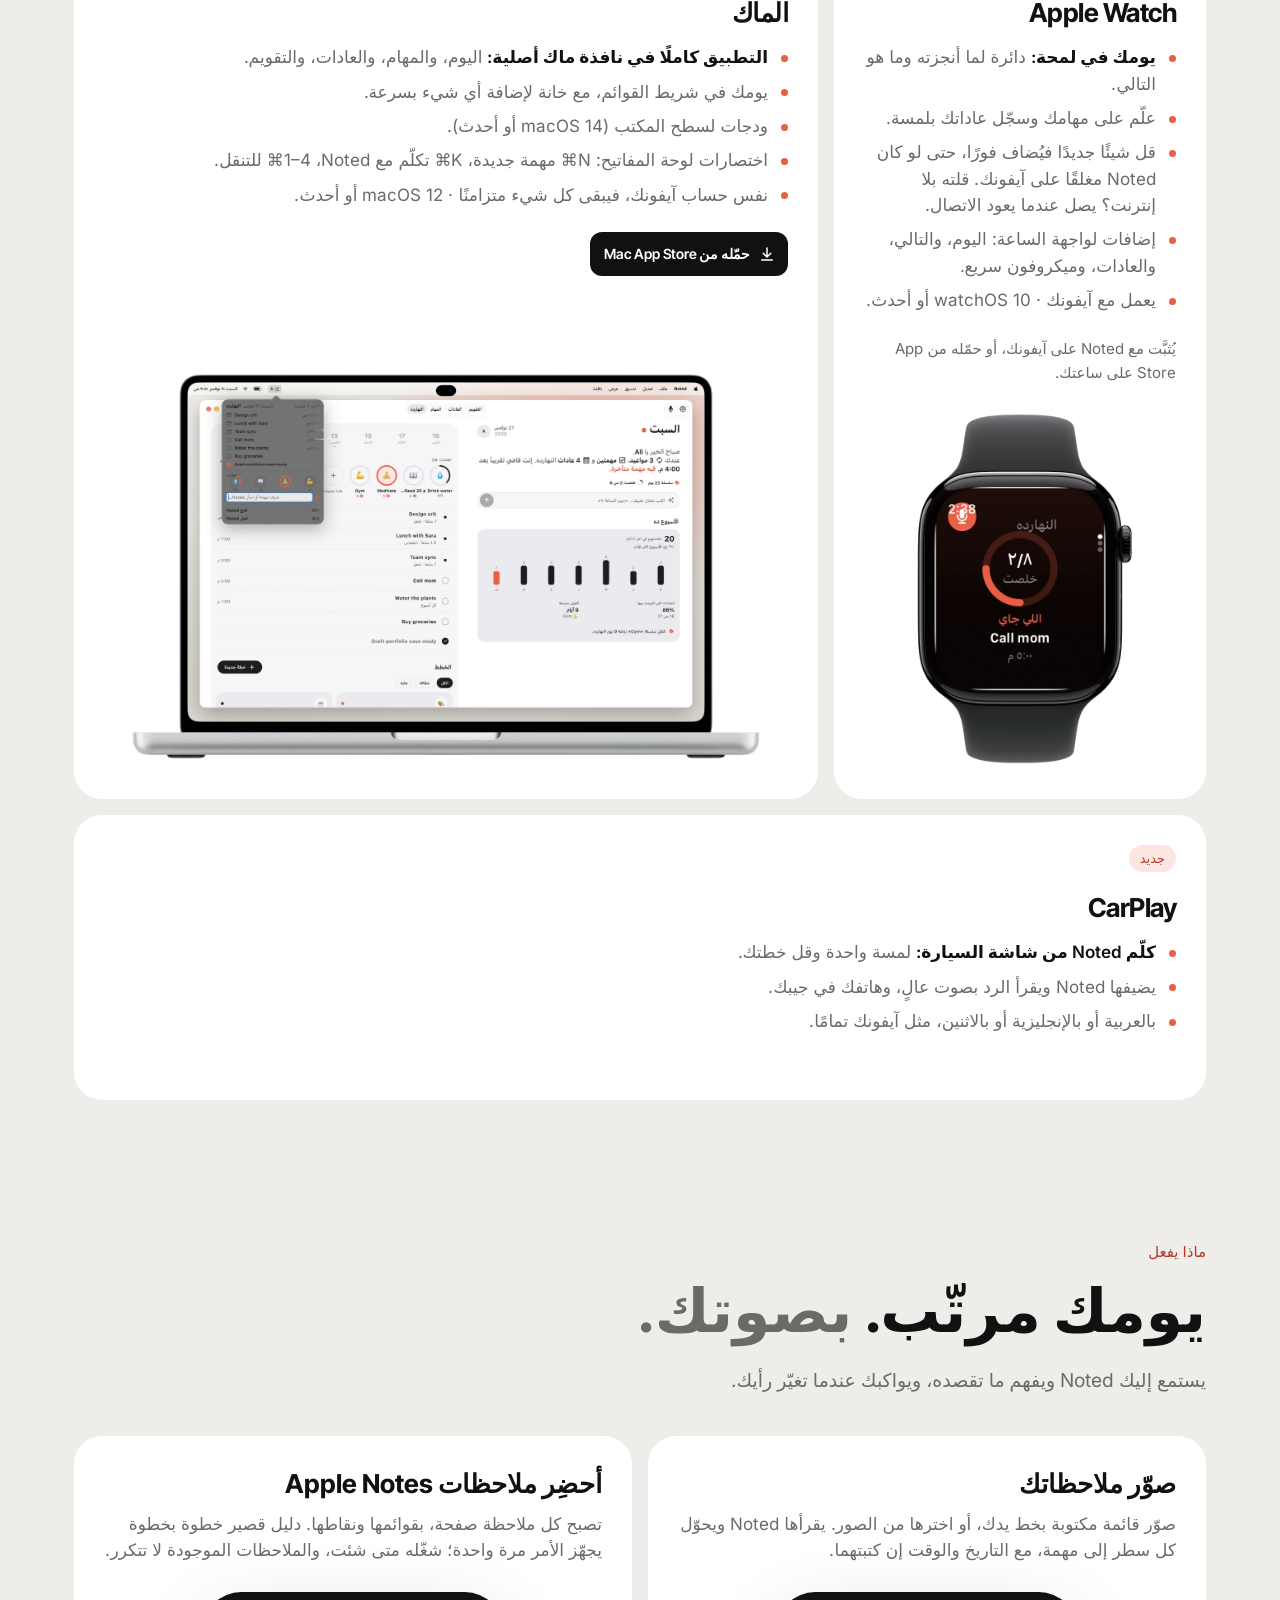
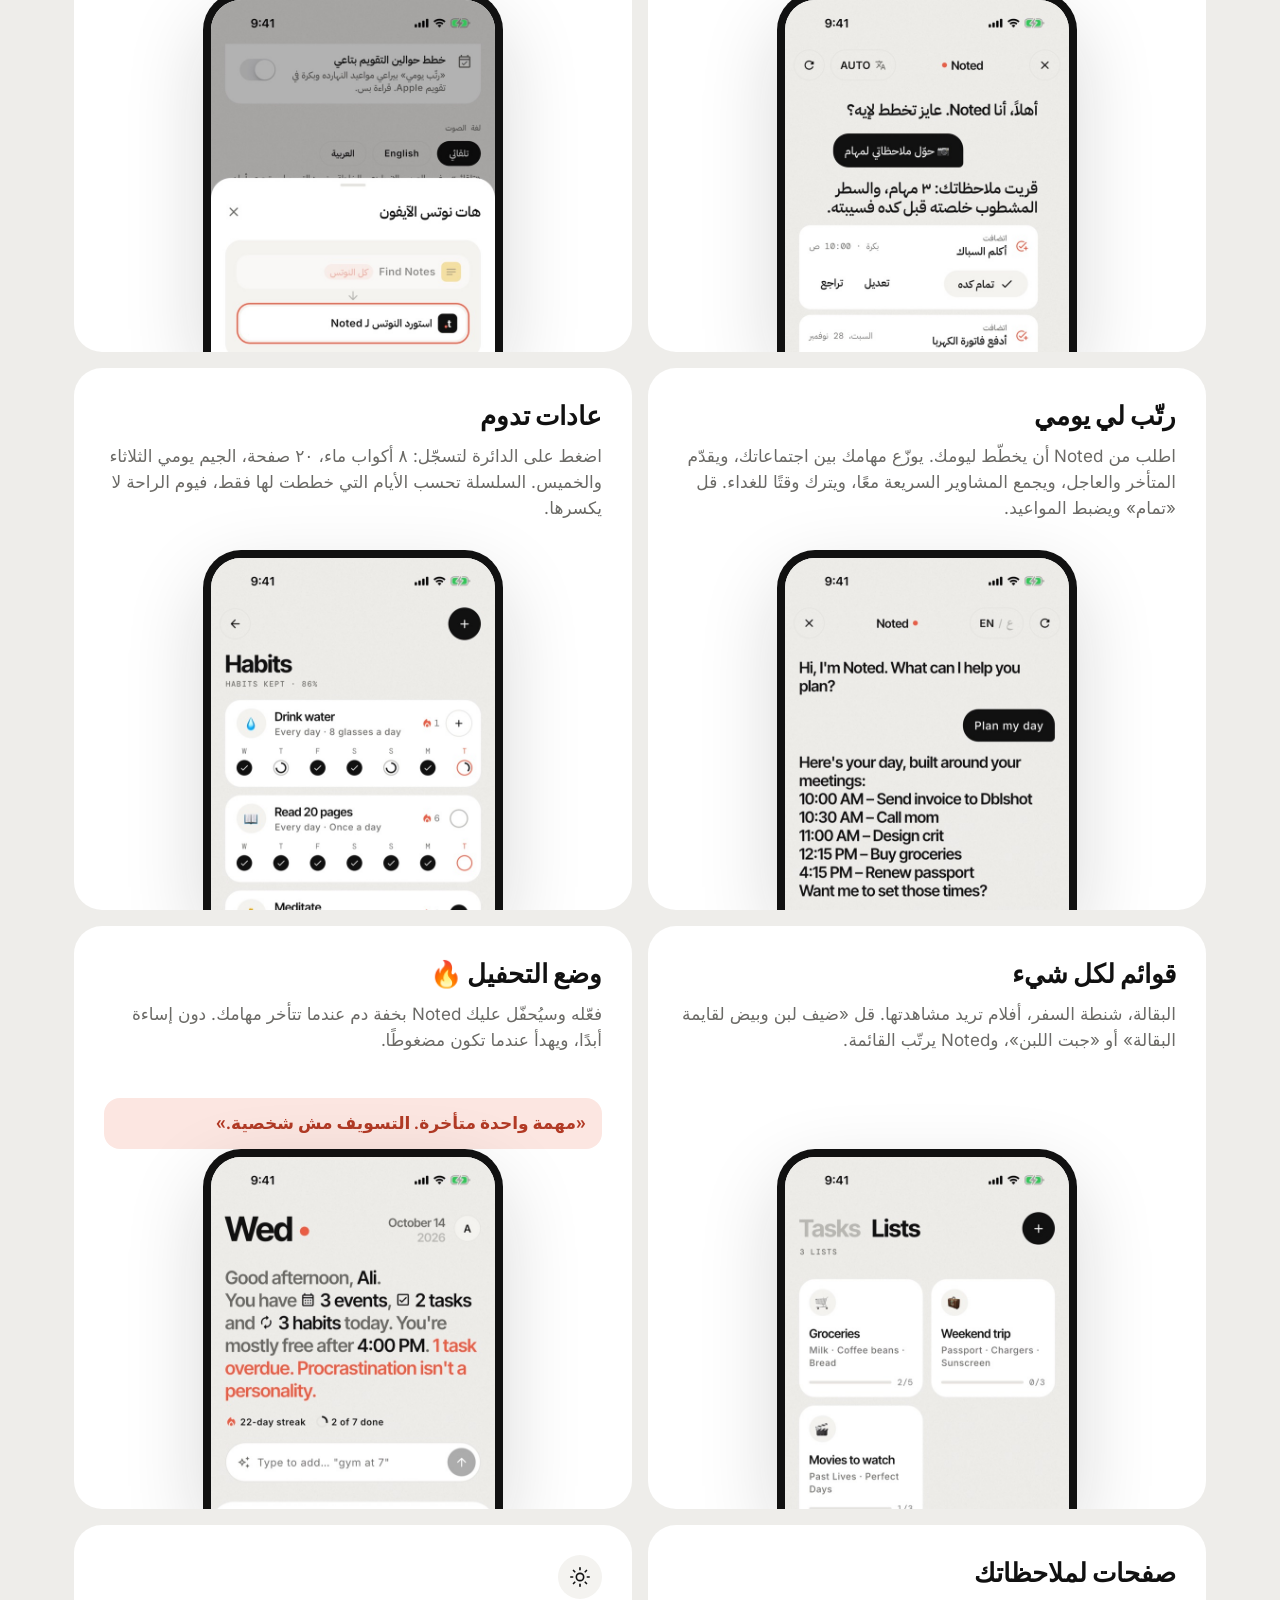
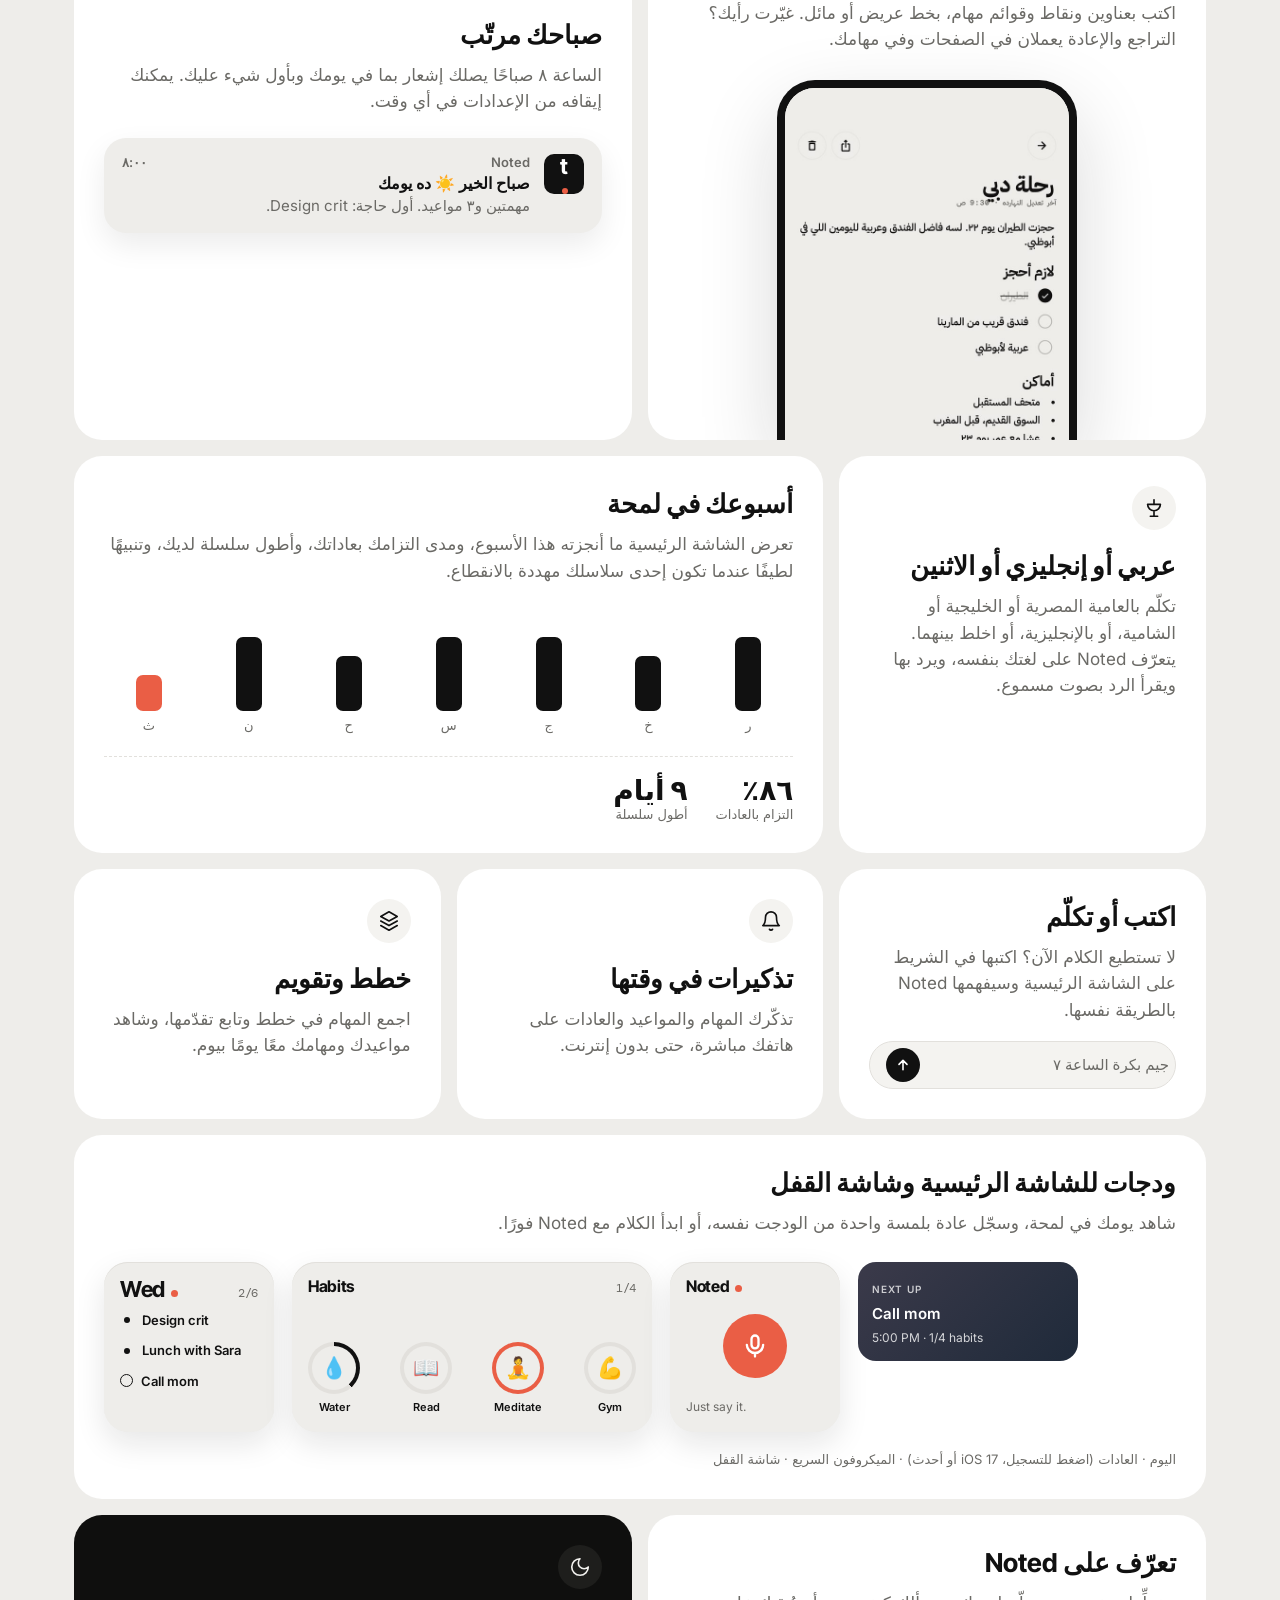
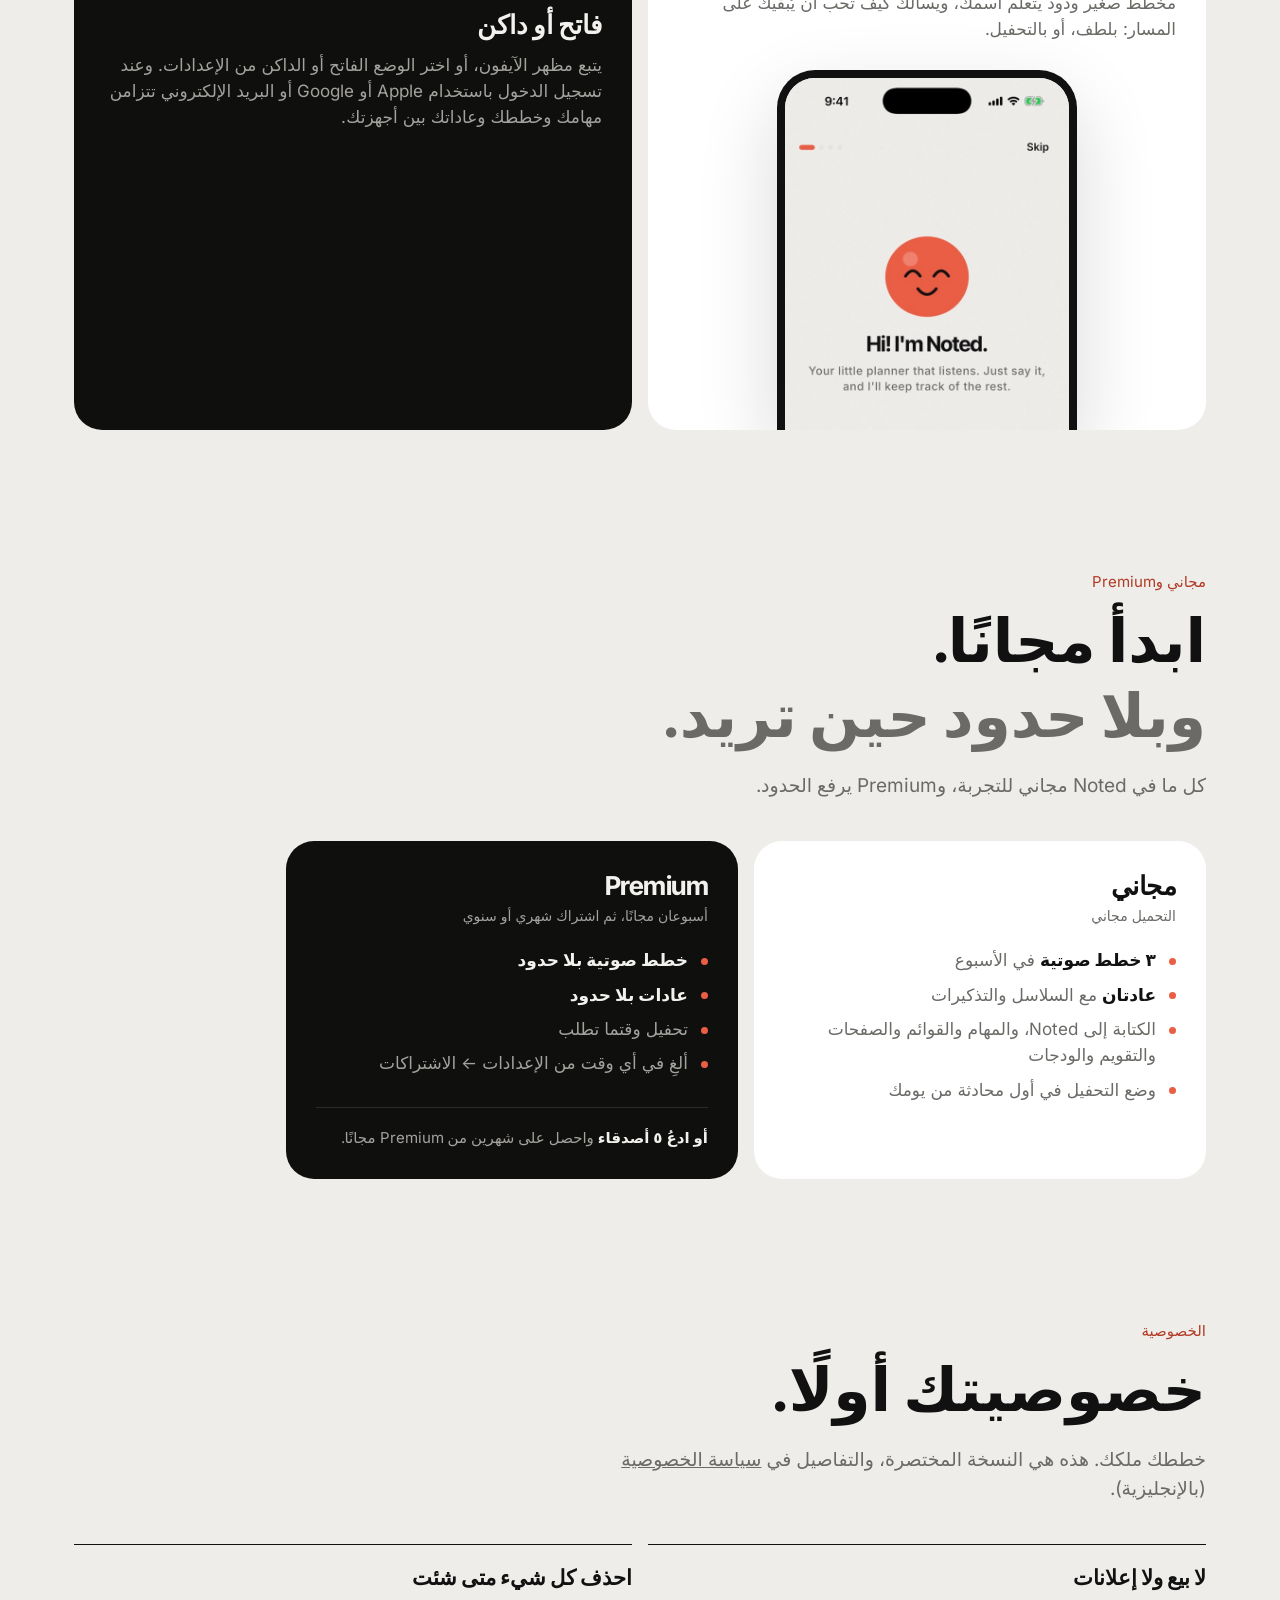
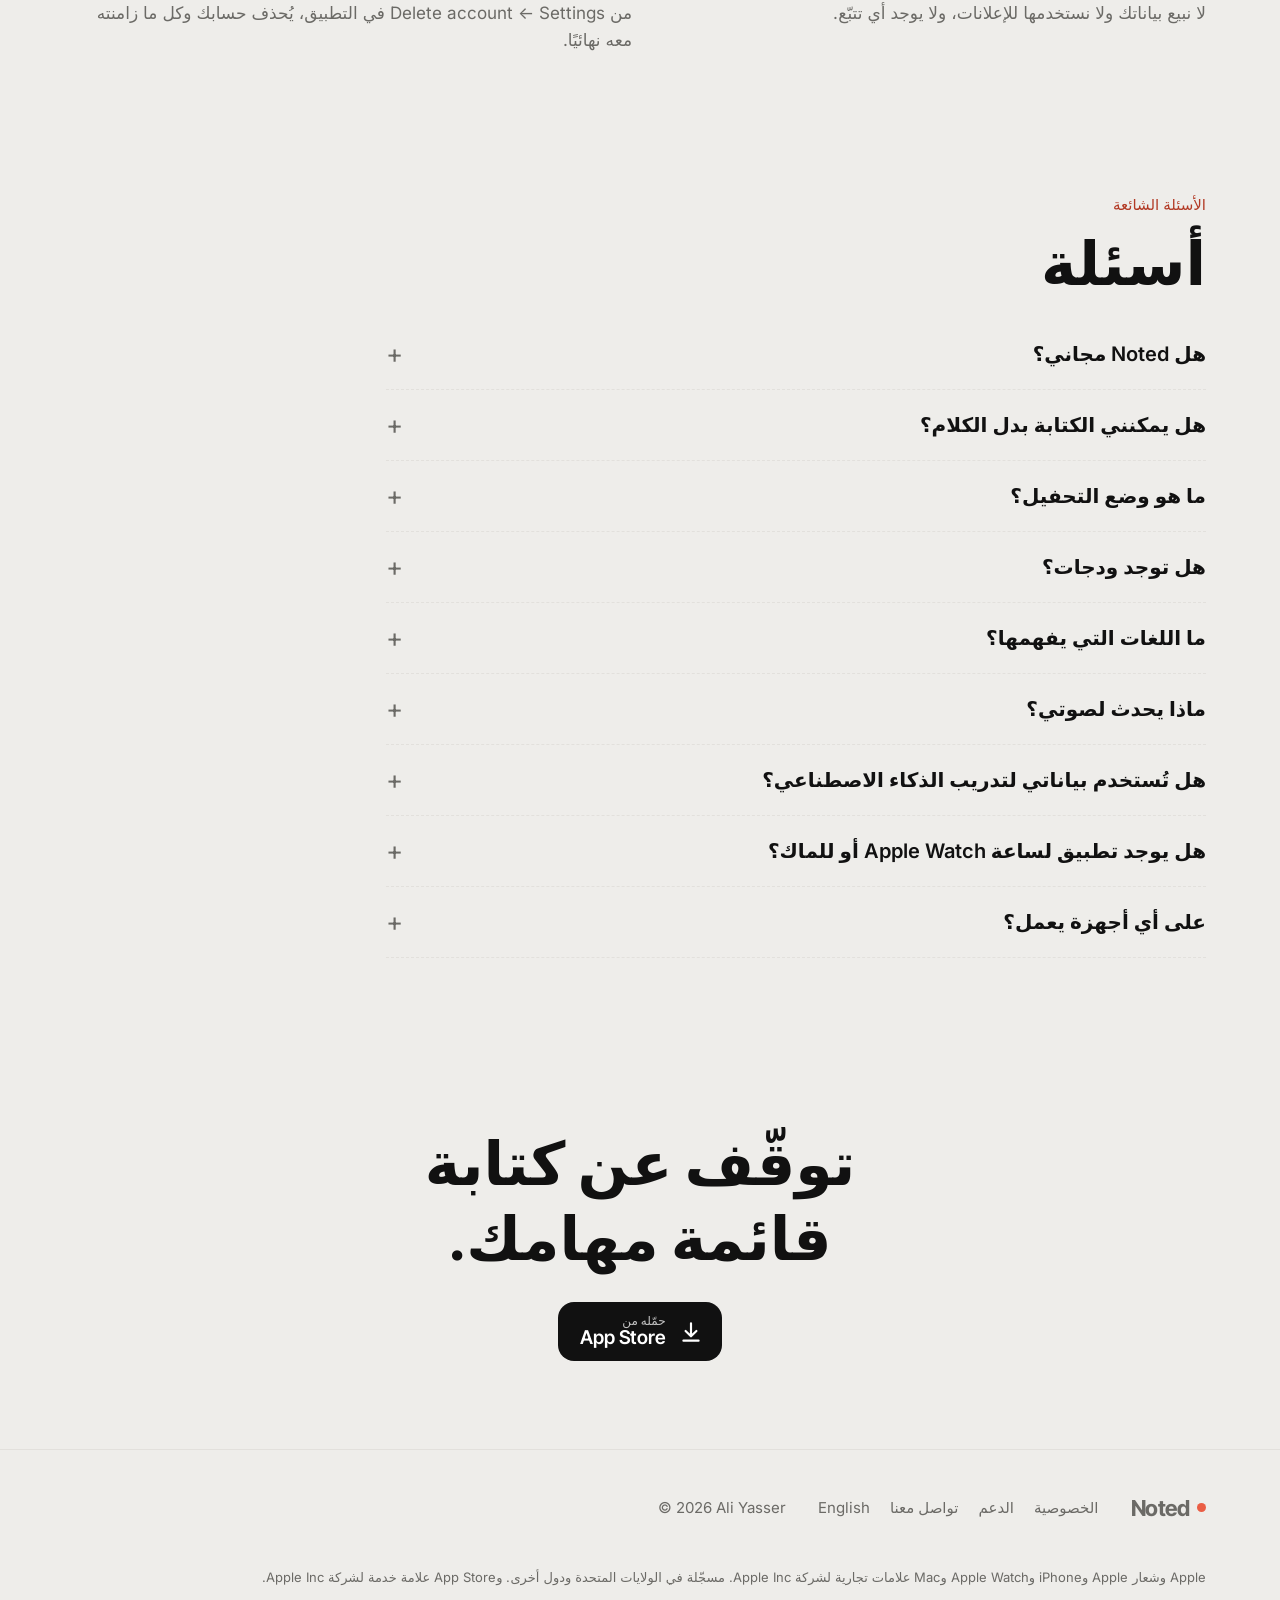
<file: ar.html>
<!doctype html>
<html lang="ar" dir="rtl">
<head>
<meta charset="utf-8">
<meta name="viewport" content="width=device-width, initial-scale=1, viewport-fit=cover">
<title>Noted: مخطِّط ذكي للمهام والعادات على الآيفون وApple Watch والماك</title>
<meta name="description" content="قُلها فقط، أو صوّر ملاحظاتك. يحوّلها Noted إلى مهام وتذكيرات وعادات وخطة ليومك، بالعربية أو بالإنجليزية. مجاني على الآيفون وApple Watch والماك وCarPlay.">
<meta name="theme-color" content="#EEEDEA" media="(prefers-color-scheme: light)">
<meta name="theme-color" content="#0A0A0A" media="(prefers-color-scheme: dark)">
<link rel="canonical" href="https://www.noted-ai.co/ar">
<link rel="alternate" hreflang="en" href="https://www.noted-ai.co/">
<link rel="alternate" hreflang="ar" href="https://www.noted-ai.co/ar">
<link rel="alternate" hreflang="x-default" href="https://www.noted-ai.co/">
<link rel="icon" href="/favicon.svg" type="image/svg+xml">
<link rel="icon" href="/favicon.png" type="image/png">
<link rel="apple-touch-icon" href="/apple-touch-icon.png">
<meta property="og:type" content="website">
<meta property="og:locale" content="ar_AR">
<meta property="og:title" content="قُلها فقط، وNoted يرتّبها.">
<meta property="og:description" content="مهامك وتذكيراتك وعاداتك وخطة ليومك، بصوتك أو بصورة لملاحظاتك. بالعربية أو بالإنجليزية. على الآيفون وApple Watch والماك وCarPlay.">
<meta property="og:image" content="https://www.noted-ai.co/og.jpg">
<meta property="og:image:width" content="2400">
<meta property="og:image:height" content="1260">
<meta property="og:image:alt" content="Noted على الآيفون وApple Watch والماك">
<meta property="og:url" content="https://www.noted-ai.co/ar">
<meta name="twitter:card" content="summary_large_image">
<meta name="twitter:image" content="https://www.noted-ai.co/og.jpg">
<meta name="apple-itunes-app" content="app-id=6822360309">
<link rel="stylesheet" href="/styles.css">
<script>
  // Saved Light/Dark choice, applied before the page draws.
  (function () {
    var d = document.documentElement;
    try { var t = localStorage.getItem('theme'); if (t === 'light' || t === 'dark') d.setAttribute('data-theme', t); } catch (e) {}
    d.classList.add('js');
  })();
</script>
</head>
<body>
<a class="skip" href="#main">انتقل إلى المحتوى</a>

<header class="top">
  <div class="wrap">
    <a class="wordmark" href="/ar" aria-label="الصفحة الرئيسية لـ Noted" dir="ltr">Noted <span class="dot" aria-hidden="true"></span></a>
    <nav aria-label="القائمة الرئيسية">
      <a class="link" href="#features">المزايا</a>
      <a class="link" href="#devices">الأجهزة</a>
      <a class="link" href="#premium">Premium</a>
      <a class="link" href="#privacy">الخصوصية</a>
      <a class="link" href="#faq">الأسئلة الشائعة</a>
      <button class="theme" type="button" aria-label="التبديل بين الوضع الفاتح والداكن" title="التبديل بين الوضع الفاتح والداكن"><svg class="sun" viewBox="0 0 24 24" fill="none" stroke="currentColor" stroke-width="2" stroke-linecap="round" aria-hidden="true"><circle cx="12" cy="12" r="4"/><path d="M12 2v2M12 20v2M4.9 4.9l1.4 1.4M17.7 17.7l1.4 1.4M2 12h2M20 12h2M4.9 19.1l1.4-1.4M17.7 6.3l1.4-1.4"/></svg><svg class="moon" viewBox="0 0 24 24" fill="none" stroke="currentColor" stroke-width="2" stroke-linecap="round" stroke-linejoin="round" aria-hidden="true"><path d="M12 3a6 6 0 0 0 9 9 9 9 0 1 1-9-9Z"/></svg></button>
      <a class="lang" href="/" hreflang="en" lang="en" dir="ltr">English</a>
      <a class="store small" href="https://apps.apple.com/app/id6822360309">
        <svg viewBox="0 0 24 24" fill="none" stroke="currentColor" stroke-width="2" stroke-linecap="round" stroke-linejoin="round" aria-hidden="true"><path d="M12 4v12m0 0-5-5m5 5 5-5M5 20h14"/></svg>
        <span><strong>حمّل التطبيق</strong></span>
      </a>
    </nav>
  </div>
</header>

<main id="main">
  <section class="hero">
    <div class="wrap">
      <div>
        <a class="pill" href="#photo-todos"><span class="dot" aria-hidden="true"></span>جديد: صوّر ملاحظاتك وحوّلها لمهام</a>
        <h1>قُلها فقط.<span class="soft">و<bdi>Noted</bdi> يرتّبها<span class="dot" aria-hidden="true"></span></span></h1>
        <p class="lede">مهامك وتذكيراتك وعاداتك وقوائمك و<strong>خطة ليومك</strong>، كلها بصوتك. بالعربية أو بالإنجليزية أو بالاثنين.</p>
        <div class="cta">
          <a class="store" href="https://apps.apple.com/app/id6822360309">
            <svg viewBox="0 0 24 24" fill="none" stroke="currentColor" stroke-width="2" stroke-linecap="round" stroke-linejoin="round" aria-hidden="true"><path d="M12 4v12m0 0-5-5m5 5 5-5M5 20h14"/></svg>
            <span><small>حمّله من</small><strong dir="ltr">App Store</strong></span>
          </a>
          <span class="note">مجاني · الآيفون و<bdi>Apple Watch</bdi> والماك و<bdi>CarPlay</bdi></span>
        </div>
      </div>
      <div class="stage" aria-hidden="true">
        <div class="phone back"><img src="/img/3-chat-arabic.jpg" alt="" width="600" height="1304" loading="eager"></div>
        <div class="phone front"><img class="only-light" src="/img/1-home-v2.jpg" alt="" width="600" height="1304" loading="eager" fetchpriority="high"><img class="only-dark" src="/img/5-home-dark-v2.jpg" alt="" width="600" height="1304" loading="lazy"></div>
      </div>
    </div>
  </section>

  <section class="say" aria-labelledby="say-title">
    <div class="wrap">
      <p class="eyebrow" id="say-title">تكلّم بدل أن تكتب</p>
      <div class="examples">
        <div class="example reveal">
          <div class="bubble ar">فكرني أكلم ماما بكرة الساعة ٥</div>
          <div class="receipt">
            <svg viewBox="0 0 24 24" fill="none" stroke="currentColor" stroke-width="2" stroke-linecap="round" stroke-linejoin="round" aria-hidden="true"><path d="M21 12a9 9 0 1 1-6.2-8.56"/><path d="m9 11 3 3L22 4"/></svg>
            <div class="what"><span class="label" lang="en" dir="ltr">Added</span><span class="title">أكلم ماما</span></div>
            <span class="when" lang="en" dir="ltr">Tomorrow · 5:00 PM</span>
          </div>
        </div>
        <div class="example reveal">
          <div class="bubble ar">لا، خليها الساعة ٦</div>
          <div class="receipt">
            <svg viewBox="0 0 24 24" fill="none" stroke="currentColor" stroke-width="2" stroke-linecap="round" stroke-linejoin="round" aria-hidden="true"><rect x="3" y="4" width="18" height="17" rx="3"/><path d="M8 2v4M16 2v4M3 10h18"/></svg>
            <div class="what"><span class="label" lang="en" dir="ltr">Updated</span><span class="title">أكلم ماما</span></div>
            <span class="when" lang="en" dir="ltr">Tomorrow · 6:00 PM</span>
          </div>
        </div>
        <div class="example reveal">
          <div class="bubble ar">عايز أتعود أشرب ٨ كوبايات مية كل يوم</div>
          <div class="receipt">
            <svg viewBox="0 0 24 24" fill="none" stroke="currentColor" stroke-width="2" stroke-linecap="round" stroke-linejoin="round" aria-hidden="true"><path d="M21 12a9 9 0 0 1-15 6.7L3 16"/><path d="M3 12a9 9 0 0 1 15-6.7L21 8"/><path d="M3 21v-5h5M21 3v5h-5"/></svg>
            <div class="what"><span class="label" lang="en" dir="ltr">Habit added</span><span class="title">💧 أشرب مية</span></div>
            <span class="when" lang="en" dir="ltr">8 a day</span>
          </div>
        </div>
      </div>
    </div>
  </section>

  <section class="section" id="devices" aria-labelledby="devices-title">
    <div class="wrap">
      <p class="eyebrow">معك أينما كنت</p>
      <h2 id="devices-title">على معصمك. <span class="soft">وعلى مكتبك.</span> <span class="soft">وفي سيارتك.</span></h2>
      <p class="intro"><bdi>Noted</bdi> على <bdi>Apple Watch</bdi> والماك و<bdi>CarPlay</bdi>: يومك في لمحة من معصمك، والتطبيق كاملًا حيث تعمل، ومن تكلّمه وأنت في الطريق.</p>
      <div class="devices">
        <article class="device-card watch reveal">
          <h3><bdi>Apple Watch</bdi></h3>
          <ul class="ticks">
            <li><strong>يومك في لمحة:</strong> دائرة لما أنجزته وما هو التالي.</li>
            <li>علّم على مهامك وسجّل عاداتك بلمسة.</li>
            <li>قل شيئًا جديدًا فيُضاف فورًا، حتى لو كان <bdi>Noted</bdi> مغلقًا على آيفونك. قلته بلا إنترنت؟ يصل عندما يعود الاتصال.</li>
            <li>إضافات لواجهة الساعة: اليوم، والتالي، والعادات، وميكروفون سريع.</li>
            <li>يعمل مع آيفونك · <bdi>watchOS 10</bdi> أو أحدث.</li>
          </ul>
          <p class="get">يُثبَّت مع <bdi>Noted</bdi> على آيفونك، أو حمّله من <bdi>App Store</bdi> على ساعتك.</p>
          <figure><img src="/img/watch-today-ar.webp" alt="Noted على Apple Watch: اليوم، خلصت ٢ من ٨، والتالي مكالمة ماما" width="560" height="880" loading="lazy"></figure>
        </article>
        <article class="device-card mac reveal">
          <h3>الماك</h3>
          <ul class="ticks">
            <li><strong>التطبيق كاملًا في نافذة ماك أصلية:</strong> اليوم، والمهام، والعادات، والتقويم.</li>
            <li>يومك في شريط القوائم، مع خانة لإضافة أي شيء بسرعة.</li>
            <li>ودجات لسطح المكتب (<bdi>macOS 14</bdi> أو أحدث).</li>
            <li>اختصارات لوحة المفاتيح: <bdi>⌘N</bdi> مهمة جديدة، <bdi>⌘K</bdi> تكلّم مع <bdi>Noted</bdi>، <bdi>⌘1–4</bdi> للتنقل.</li>
            <li>نفس حساب آيفونك، فيبقى كل شيء متزامنًا · <bdi>macOS 12</bdi> أو أحدث.</li>
          </ul>
          <a class="store small get" href="https://apps.apple.com/app/id6822360309?platform=mac"><svg viewBox="0 0 24 24" fill="none" stroke="currentColor" stroke-width="2" stroke-linecap="round" stroke-linejoin="round" aria-hidden="true"><path d="M12 4v12m0 0-5-5m5 5 5-5M5 20h14"/></svg><span><strong>حمّله من <bdi>Mac App Store</bdi></strong></span></a>
          <figure><img src="/img/mac-today-ar.webp" alt="Noted على MacBook Pro: نافذة اليوم ولوحة شريط القوائم مفتوحة" width="1600" height="1053" loading="lazy"></figure>
        </article>
        <article class="device-card carplay reveal">
          <span class="soon">جديد</span>
          <h3><bdi>CarPlay</bdi></h3>
          <ul class="ticks">
            <li><strong>كلّم <bdi>Noted</bdi> من شاشة السيارة:</strong> لمسة واحدة وقل خطتك.</li>
            <li>يضيفها <bdi>Noted</bdi> ويقرأ الرد بصوت عالٍ، وهاتفك في جيبك.</li>
            <li>بالعربية أو بالإنجليزية أو بالاثنين، مثل آيفونك تمامًا.</li>
          </ul>
        </article>
      </div>
    </div>
  </section>

  <section class="section" id="features" aria-labelledby="features-title">
    <div class="wrap">
      <p class="eyebrow">ماذا يفعل</p>
      <h2 id="features-title">يومك مرتّب. <span class="soft">بصوتك.</span></h2>
      <p class="intro">يستمع إليك <bdi>Noted</bdi> ويفهم ما تقصده، ويواكبك عندما تغيّر رأيك.</p>

      <div class="bento">
        <article class="card span-3 shot reveal" id="photo-todos">
          <h3>صوّر ملاحظاتك</h3>
          <p>صوّر قائمة مكتوبة بخط يدك، أو اخترها من الصور. يقرأها <bdi>Noted</bdi> ويحوّل كل سطر إلى مهمة، مع التاريخ والوقت إن كتبتهما.</p>
          <div class="phone-crop"><img src="/img/10-photo-todos-ar.jpg" alt="محادثة Noted بعد صورة لملاحظات مكتوبة بخط اليد: أُضيفت ثلاث مهام" width="600" height="1304" loading="lazy"></div>
        </article>

        <article class="card span-3 shot reveal">
          <h3>أحضِر ملاحظات <bdi>Apple Notes</bdi></h3>
          <p>تصبح كل ملاحظة صفحة، بقوائمها ونقاطها. دليل قصير خطوة بخطوة يجهّز الأمر مرة واحدة؛ شغّله متى شئت، والملاحظات الموجودة لا تتكرر.</p>
          <div class="phone-crop"><img src="/img/11-notes-import-ar.jpg" alt="الخطوة ٣ من ٤ في دليل Apple Notes: أضف «استورد النوتس لـ Noted» تحت Find Notes" width="600" height="1304" loading="lazy"></div>
        </article>

        <article class="card span-3 shot reveal">
          <h3>رتّب لي يومي</h3>
          <p>اطلب من <bdi>Noted</bdi> أن يخطّط ليومك. يوزّع مهامك بين اجتماعاتك، ويقدّم المتأخر والعاجل، ويجمع المشاوير السريعة معًا، ويترك وقتًا للغداء. قل «تمام» ويضبط المواعيد.</p>
          <div class="phone-crop"><img src="/img/2-chat-plan.jpg" alt="محادثة Noted تعرض خطة يوم بمواعيد حول الاجتماعات" width="600" height="1304" loading="lazy"></div>
        </article>

        <article class="card span-3 shot reveal">
          <h3>عادات تدوم</h3>
          <p>اضغط على الدائرة لتسجّل: ٨ أكواب ماء، ٢٠ صفحة، الجيم يومي الثلاثاء والخميس. السلسلة تحسب الأيام التي خططت لها فقط، فيوم الراحة لا يكسرها.</p>
          <div class="phone-crop"><img src="/img/4-habits.jpg" alt="شاشة العادات مع السلاسل وآخر سبعة أيام لكل عادة" width="600" height="1304" loading="lazy"></div>
        </article>

        <article class="card span-3 shot reveal">
          <h3>قوائم لكل شيء</h3>
          <p>البقالة، شنطة السفر، أفلام تريد مشاهدتها. قل «ضيف لبن وبيض لقايمة البقالة» أو «جبت اللبن»، و<bdi>Noted</bdi> يرتّب القائمة.</p>
          <div class="phone-crop"><img src="/img/6-lists.jpg" alt="شاشة القوائم مع البقالة ورحلة نهاية الأسبوع والأفلام" width="600" height="1304" loading="lazy"></div>
        </article>

        <article class="card span-3 shot reveal">
          <h3>وضع التحفيل 🔥</h3>
          <p>فعّله وسيُحفّل عليك <bdi>Noted</bdi> بخفة دم عندما تتأخر مهامك. دون إساءة أبدًا، ويهدأ عندما تكون مضغوطًا.</p>
          <div class="roast-quote">«مهمة واحدة متأخرة. التسويف مش شخصية.»</div>
          <div class="phone-crop"><img src="/img/9-home-roast.jpg" alt="الشاشة الرئيسية مع تعليق ساخر عن مهمة متأخرة" width="600" height="1304" loading="lazy"></div>
        </article>

        <article class="card span-3 shot reveal">
          <h3>صفحات لملاحظاتك</h3>
          <p>اكتب بعناوين ونقاط وقوائم مهام، بخط عريض أو مائل. غيّرت رأيك؟ التراجع والإعادة يعملان في الصفحات وفي مهامك.</p>
          <div class="phone-crop"><img src="/img/7-pages-ar.jpg" alt="صفحة رحلة دبي فيها قائمة مهام ونقاط" width="600" height="1304" loading="lazy"></div>
        </article>

        <article class="card span-3 reveal">
          <div class="icon"><svg viewBox="0 0 24 24" fill="none" stroke="currentColor" stroke-width="1.8" stroke-linecap="round" stroke-linejoin="round" aria-hidden="true"><circle cx="12" cy="12" r="4"/><path d="M12 2v2M12 20v2M4.9 4.9l1.4 1.4M17.7 17.7l1.4 1.4M2 12h2M20 12h2M4.9 19.1l1.4-1.4M17.7 6.3l1.4-1.4"/></svg></div>
          <h3>صباحك مرتّب</h3>
          <p>الساعة ٨ صباحًا يصلك إشعار بما في يومك وبأول شيء عليك. يمكنك إيقافه من الإعدادات في أي وقت.</p>
          <div class="notif" aria-hidden="true">
            <span class="app" dir="ltr">t<i></i></span>
            <span class="body"><span class="head"><span dir="ltr">Noted</span><span>٨:٠٠</span></span><strong>صباح الخير ☀️ ده يومك</strong><span class="text">مهمتين و٣ مواعيد. أول حاجة: <bdi>Design crit</bdi>.</span></span>
          </div>
        </article>

        <article class="card span-2 reveal">
          <div class="icon"><svg viewBox="0 0 24 24" fill="none" stroke="currentColor" stroke-width="1.8" stroke-linecap="round" stroke-linejoin="round" aria-hidden="true"><path d="M5 8h14M5 8a7 7 0 0 0 14 0M12 15v6M8 21h8"/><path d="M12 3v5"/></svg></div>
          <h3>عربي أو إنجليزي أو الاثنين</h3>
          <p>تكلّم بالعامية المصرية أو الخليجية أو الشامية، أو بالإنجليزية، أو اخلط بينهما. يتعرّف <bdi>Noted</bdi> على لغتك بنفسه، ويرد بها ويقرأ الرد بصوت مسموع.</p>
        </article>

        <article class="card span-4 reveal">
          <h3>أسبوعك في لمحة</h3>
          <p>تعرض الشاشة الرئيسية ما أنجزته هذا الأسبوع، ومدى التزامك بعاداتك، وأطول سلسلة لديك، وتنبيهًا لطيفًا عندما تكون إحدى سلاسلك مهددة بالانقطاع.</p>
          <div class="bars" role="img" aria-label="مثال: ما أُنجز في كل يوم من هذا الأسبوع">
            <div><i style="height:62%"></i><b>ر</b></div>
            <div><i style="height:46%"></i><b>خ</b></div>
            <div><i style="height:62%"></i><b>ج</b></div>
            <div><i style="height:62%"></i><b>س</b></div>
            <div><i style="height:46%"></i><b>ح</b></div>
            <div><i style="height:62%"></i><b>ن</b></div>
            <div><i class="today" style="height:30%"></i><b>ث</b></div>
          </div>
          <div class="stats">
            <div><strong>٨٦٪</strong><span>التزام بالعادات</span></div>
            <div><strong>٩ أيام</strong><span>أطول سلسلة</span></div>
          </div>
        </article>

        <article class="card span-2 reveal">
          <h3>اكتب أو تكلّم</h3>
          <p>لا تستطيع الكلام الآن؟ اكتبها في الشريط على الشاشة الرئيسية وسيفهمها <bdi>Noted</bdi> بالطريقة نفسها.</p>
          <div class="type-bar" aria-hidden="true">جيم بكرة الساعة ٧<span class="send"><svg viewBox="0 0 24 24" fill="none" stroke="currentColor" stroke-width="2.4" stroke-linecap="round" stroke-linejoin="round" aria-hidden="true"><path d="M12 19V5m0 0-6 6m6-6 6 6"/></svg></span></div>
        </article>

        <article class="card span-2 reveal">
          <div class="icon"><svg viewBox="0 0 24 24" fill="none" stroke="currentColor" stroke-width="1.8" stroke-linecap="round" stroke-linejoin="round" aria-hidden="true"><path d="M6 8a6 6 0 1 1 12 0c0 7 3 9 3 9H3s3-2 3-9"/><path d="M10.3 21a1.94 1.94 0 0 0 3.4 0"/></svg></div>
          <h3>تذكيرات في وقتها</h3>
          <p>تذكّرك المهام والمواعيد والعادات على هاتفك مباشرة، حتى بدون إنترنت.</p>
        </article>

        <article class="card span-2 reveal">
          <div class="icon"><svg viewBox="0 0 24 24" fill="none" stroke="currentColor" stroke-width="1.8" stroke-linecap="round" stroke-linejoin="round" aria-hidden="true"><path d="m12 2 9 5-9 5-9-5 9-5Z"/><path d="m3 12 9 5 9-5"/><path d="m3 17 9 5 9-5"/></svg></div>
          <h3>خطط وتقويم</h3>
          <p>اجمع المهام في خطط وتابع تقدّمها، وشاهد مواعيدك ومهامك معًا يومًا بيوم.</p>
        </article>


        <article class="card span-6 reveal">
          <h3>ودجات للشاشة الرئيسية وشاشة القفل</h3>
          <p>شاهد يومك في لمحة، وسجّل عادة بلمسة واحدة من الودجت نفسه، أو ابدأ الكلام مع <bdi>Noted</bdi> فورًا.</p>
          <div class="widgets" aria-hidden="true" dir="ltr">
            <div class="w w-small">
              <div class="w-head">Wed<span class="dot"></span><small>2/6</small></div>
              <div class="w-row"><i></i><span>Design crit</span></div>
              <div class="w-row"><i></i><span>Lunch with Sara</span></div>
              <div class="w-row"><b></b><span>Call mom</span></div>
            </div>
            <div class="w w-medium">
              <div class="w-head" style="font-size:16px">Habits<small>1/4</small></div>
              <div class="w-rings">
                <div><span class="ring" style="--p:38"><span>💧</span></span>Water</div>
                <div><span class="ring" style="--p:0"><span>📖</span></span>Read</div>
                <div><span class="ring done" style="--p:100"><span>🧘</span></span>Meditate</div>
                <div><span class="ring" style="--p:0"><span>💪</span></span>Gym</div>
              </div>
            </div>
            <div class="w w-small w-mic">
              <div class="w-head" style="font-size:16px">Noted<span class="dot"></span></div>
              <span class="mic"><svg viewBox="0 0 24 24" fill="none" stroke="currentColor" stroke-width="2" stroke-linecap="round" stroke-linejoin="round" aria-hidden="true"><rect x="9" y="3" width="6" height="11" rx="3"/><path d="M5 11a7 7 0 0 0 14 0M12 18v3"/></svg></span>
              <small>Just say it.</small>
            </div>
            <div class="w w-lock">
              <span class="cap">NEXT UP</span>
              <strong>Call mom</strong>
              <span>5:00 PM · 1/4 habits</span>
            </div>
            <p class="caption" dir="rtl">اليوم · العادات (اضغط للتسجيل، <bdi>iOS 17</bdi> أو أحدث) · الميكروفون السريع · شاشة القفل</p>
          </div>
        </article>

        <article class="card span-3 shot reveal">
          <h3>تعرّف على <bdi>Noted</bdi></h3>
          <p>مخطِّط صغير ودود يتعلّم اسمك، ويسألك كيف تحب أن يُبقيك على المسار: بلطف، أو بالتحفيل.</p>
          <div class="phone-crop"><img src="/img/8-welcome.jpg" alt="شاشة الترحيب مع شخصية Noted المبتسمة" width="600" height="1304" loading="lazy"></div>
        </article>

        <article class="card span-3 dark reveal">
          <div class="icon"><svg viewBox="0 0 24 24" fill="none" stroke="currentColor" stroke-width="1.8" stroke-linecap="round" stroke-linejoin="round" aria-hidden="true"><path d="M12 3a6 6 0 0 0 9 9 9 9 0 1 1-9-9Z"/></svg></div>
          <h3>فاتح أو داكن</h3>
          <p>يتبع مظهر الآيفون، أو اختر الوضع الفاتح أو الداكن من الإعدادات. وعند تسجيل الدخول باستخدام <bdi>Apple</bdi> أو <bdi>Google</bdi> أو البريد الإلكتروني تتزامن مهامك وخططك وعاداتك بين أجهزتك.</p>
        </article>
      </div>
    </div>
  </section>

  <section class="section" id="premium" aria-labelledby="premium-title">
    <div class="wrap">
      <p class="eyebrow">مجاني و<bdi>Premium</bdi></p>
      <h2 id="premium-title">ابدأ مجانًا. <span class="soft">وبلا حدود حين تريد.</span></h2>
      <p class="intro">كل ما في <bdi>Noted</bdi> مجاني للتجربة، و<bdi>Premium</bdi> يرفع الحدود.</p>
      <div class="plans">
        <article class="plan reveal">
          <h3>مجاني</h3>
          <p class="price">التحميل مجاني</p>
          <ul class="ticks">
            <li><strong>٣ خطط صوتية</strong> في الأسبوع</li>
            <li><strong>عادتان</strong> مع السلاسل والتذكيرات</li>
            <li>الكتابة إلى <bdi>Noted</bdi>، والمهام والقوائم والصفحات والتقويم والودجات</li>
            <li>وضع التحفيل في أول محادثة من يومك</li>
          </ul>
        </article>
        <article class="plan premium reveal">
          <h3><bdi>Premium</bdi></h3>
          <p class="price">أسبوعان مجانًا، ثم اشتراك شهري أو سنوي</p>
          <ul class="ticks">
            <li><strong>خطط صوتية بلا حدود</strong></li>
            <li><strong>عادات بلا حدود</strong></li>
            <li>تحفيل وقتما تطلب</li>
            <li>ألغِ في أي وقت من الإعدادات ← الاشتراكات</li>
          </ul>
          <p class="invite"><strong>أو ادعُ ٥ أصدقاء</strong> واحصل على شهرين من <bdi>Premium</bdi> مجانًا.</p>
        </article>
      </div>
    </div>
  </section>

  <section class="section" id="privacy" aria-labelledby="privacy-title">
    <div class="wrap">
      <p class="eyebrow">الخصوصية</p>
      <h2 id="privacy-title">خصوصيتك أولًا.</h2>
      <p class="intro">خططك ملكك. هذه هي النسخة المختصرة، والتفاصيل في <a href="/privacy" hreflang="en">سياسة الخصوصية</a> (بالإنجليزية).</p>
      <div class="promises">
        <div class="promise reveal">
          <h3>لا بيع ولا إعلانات</h3>
          <p>لا نبيع بياناتك ولا نستخدمها للإعلانات، ولا يوجد أي تتبّع.</p>
        </div>
        <div class="promise reveal">
          <h3>احذف كل شيء متى شئت</h3>
          <p>من <bdi>Settings</bdi> ← <bdi>Delete account</bdi> في التطبيق، يُحذف حسابك وكل ما زامنته معه نهائيًا.</p>
        </div>
      </div>
    </div>
  </section>

  <section class="section" id="faq" aria-labelledby="faq-title">
    <div class="wrap">
      <p class="eyebrow">الأسئلة الشائعة</p>
      <h2 id="faq-title">أسئلة</h2>
      <div class="faq">
        <details>
          <summary><span>هل <bdi>Noted</bdi> مجاني؟</span></summary>
          <p>نعم، التحميل والاستخدام مجانيان. الخطة المجانية فيها ٣ خطط صوتية في الأسبوع وعادتان، والكتابة إلى <bdi>Noted</bdi> تبقى مجانية بحد استخدام عادل قدره ٦٠ رسالة يوميًا. واشتراك <bdi>Noted Premium</bdi> (شهري أو سنوي، مع أسبوعين مجانًا) يجعل الخطط الصوتية والعادات والتحفيل بلا حدود. ويمكنك أيضًا دعوة ٥ أصدقاء لتحصل على شهرين من <bdi>Premium</bdi> مجانًا.</p>
        </details>
        <details>
          <summary><span>هل يمكنني الكتابة بدل الكلام؟</span></summary>
          <p>نعم. استخدم شريط «Type to add» في الشاشة الرئيسية، أو زر لوحة المفاتيح في المحادثة. يفهم <bdi>Noted</bdi> الرسائل المكتوبة تمامًا مثل المنطوقة.</p>
        </details>
        <details>
          <summary><span>ما هو وضع التحفيل؟</span></summary>
          <p>وضع اختياري يمازحك فيه <bdi>Noted</bdi> بخفة دم عن المهام المتأخرة والعادات الفائتة، في الشاشة الرئيسية والتذكيرات والمحادثة. يتعلّق بقائمة مهامك فقط وليس بك، ويمكنك إيقافه من الإعدادات في أي وقت.</p>
        </details>
        <details>
          <summary><span>هل توجد ودجات؟</span></summary>
          <p>نعم، على <bdi>iOS 16</bdi> أو أحدث: اليوم، والعادات (اضغط على الدائرة لتسجيلها على <bdi>iOS 17</bdi> أو أحدث)، والميكروفون السريع، و«التالي» لشاشة القفل. اضغط مطولًا على الشاشة الرئيسية، ثم + وابحث عن <bdi>Noted</bdi>.</p>
        </details>
        <details>
          <summary><span>ما اللغات التي يفهمها؟</span></summary>
          <p>العربية والإنجليزية، بما في ذلك اللهجات المصرية والخليجية والشامية، والخلط بينهما. في الوضع التلقائي (الافتراضي) يتعرّف <bdi>Noted</bdi> على اللغة بنفسه، ويمكنك أيضًا تثبيت العربية أو الإنجليزية من شاشة المحادثة أو الإعدادات. والتطبيق نفسه بالعربية أو بالإنجليزية حسب لغة آيفونك.</p>
        </details>
        <details>
          <summary><span>ماذا يحدث لصوتي؟</span></summary>
          <p>في الوضع التلقائي يُرسَل تسجيلك القصير بشكل آمن لتحويله إلى نص (وبهذا يتعرّف <bdi>Noted</bdi> على العربية أو الإنجليزية)، ولا يُحتفظ بالصوت. وإذا ثبّتّ العربية أو الإنجليزية، تُستخدم ميزة التعرّف على الكلام في آيفونك بدلًا من ذلك. أما المساعد نفسه فلا يصله إلا نص: محادثتك الأخيرة، ومعها مهامك ومواعيدك وقوائمك وعاداتك إذا كانت <bdi>Cognitive Memory</bdi> مفعّلة، ليتمكن من إيجادها وتعديلها.</p>
        </details>
        <details>
          <summary><span>هل تُستخدم بياناتي لتدريب الذكاء الاصطناعي؟</span></summary>
          <p>لا. يعالج نموذج <bdi>Claude</bdi> من <bdi>Anthropic</bdi> رسائلك لفهم المطلوب، ولا تستخدمها <bdi>Anthropic</bdi> لتدريب نماذجها. ولا يحتفظ <bdi>Noted</bdi> بسجل المحادثات على خادمه.</p>
        </details>
        <details>
          <summary><span>هل يوجد تطبيق لساعة <bdi>Apple Watch</bdi> أو للماك؟</span></summary>
          <p>نعم، الاثنان. على <bdi>Apple Watch</bdi> سترى يومك في لمحة، وتعلّم على مهامك، وتسجّل عاداتك، وتقول شيئًا جديدًا، مع إضافات لواجهة الساعة، ويعمل مع آيفونك. وعلى الماك تحصل على التطبيق كاملًا، ويومك في شريط القوائم، وودجات لسطح المكتب، واختصارات لوحة المفاتيح، بنفس حساب آيفونك. حمّله من <a href="https://apps.apple.com/app/id6822360309?platform=mac"><bdi>Mac App Store</bdi></a>.</p>
        </details>
        <details>
          <summary><span>على أي أجهزة يعمل؟</span></summary>
          <p>آيفون بنظام <bdi>iOS 15</bdi> أو أحدث، و<bdi>Apple Watch</bdi> بنظام <bdi>watchOS 10</bdi> أو أحدث (مقترنة بآيفون)، والماك بنظام <bdi>macOS 12</bdi> أو أحدث.</p>
        </details>
      </div>
    </div>
  </section>

  <section class="final" aria-labelledby="final-title">
    <div class="wrap">
      <h2 id="final-title">توقّف عن كتابة قائمة مهامك.</h2>
      <div class="cta">
        <a class="store" href="https://apps.apple.com/app/id6822360309">
          <svg viewBox="0 0 24 24" fill="none" stroke="currentColor" stroke-width="2" stroke-linecap="round" stroke-linejoin="round" aria-hidden="true"><path d="M12 4v12m0 0-5-5m5 5 5-5M5 20h14"/></svg>
          <span><small>حمّله من</small><strong dir="ltr">App Store</strong></span>
        </a>
      </div>
    </div>
  </section>
</main>

<footer>
  <div class="wrap">
    <a class="wordmark" href="/ar" dir="ltr">Noted <span class="dot" aria-hidden="true"></span></a>
    <nav aria-label="روابط">
      <a href="/privacy" hreflang="en">الخصوصية</a>
      <a href="/support" hreflang="en">الدعم</a>
      <a href="mailto:ali@aysolution.co">تواصل معنا</a>
      <a href="/" hreflang="en" lang="en" dir="ltr">English</a>
    </nav>
    <span class="copy" dir="ltr">© 2026 Ali Yasser</span>
    <p class="trademark">Apple وشعار Apple وiPhone وApple Watch وMac علامات تجارية لشركة Apple Inc. مسجّلة في الولايات المتحدة ودول أخرى. وApp Store علامة خدمة لشركة Apple Inc.</p>
  </div>
</footer>

<script>
  (function () {
    var els = document.querySelectorAll('.reveal');
    if (!('IntersectionObserver' in window)) { els.forEach(function (e) { e.classList.add('in'); }); return; }
    var io = new IntersectionObserver(function (entries) {
      entries.forEach(function (e) { if (e.isIntersecting) { e.target.classList.add('in'); io.unobserve(e.target); } });
    }, { rootMargin: '0px 0px -8% 0px' });
    els.forEach(function (e) { io.observe(e); });
  })();
</script>
<script>
  // Light/Dark switch: flips the current look and remembers it.
  (function () {
    var d = document.documentElement, btn = document.querySelector('.theme');
    if (!btn) return;
    btn.addEventListener('click', function () {
      var dark = d.getAttribute('data-theme') ? d.getAttribute('data-theme') === 'dark'
        : window.matchMedia('(prefers-color-scheme: dark)').matches;
      var next = dark ? 'light' : 'dark';
      d.setAttribute('data-theme', next);
      try { localStorage.setItem('theme', next); } catch (e) {}
      document.querySelectorAll('meta[name="theme-color"]').forEach(function (m) { m.setAttribute('content', next === 'dark' ? '#0A0A0A' : '#EEEDEA'); });
    });
  })();
</script>
</body>
</html>
</file>
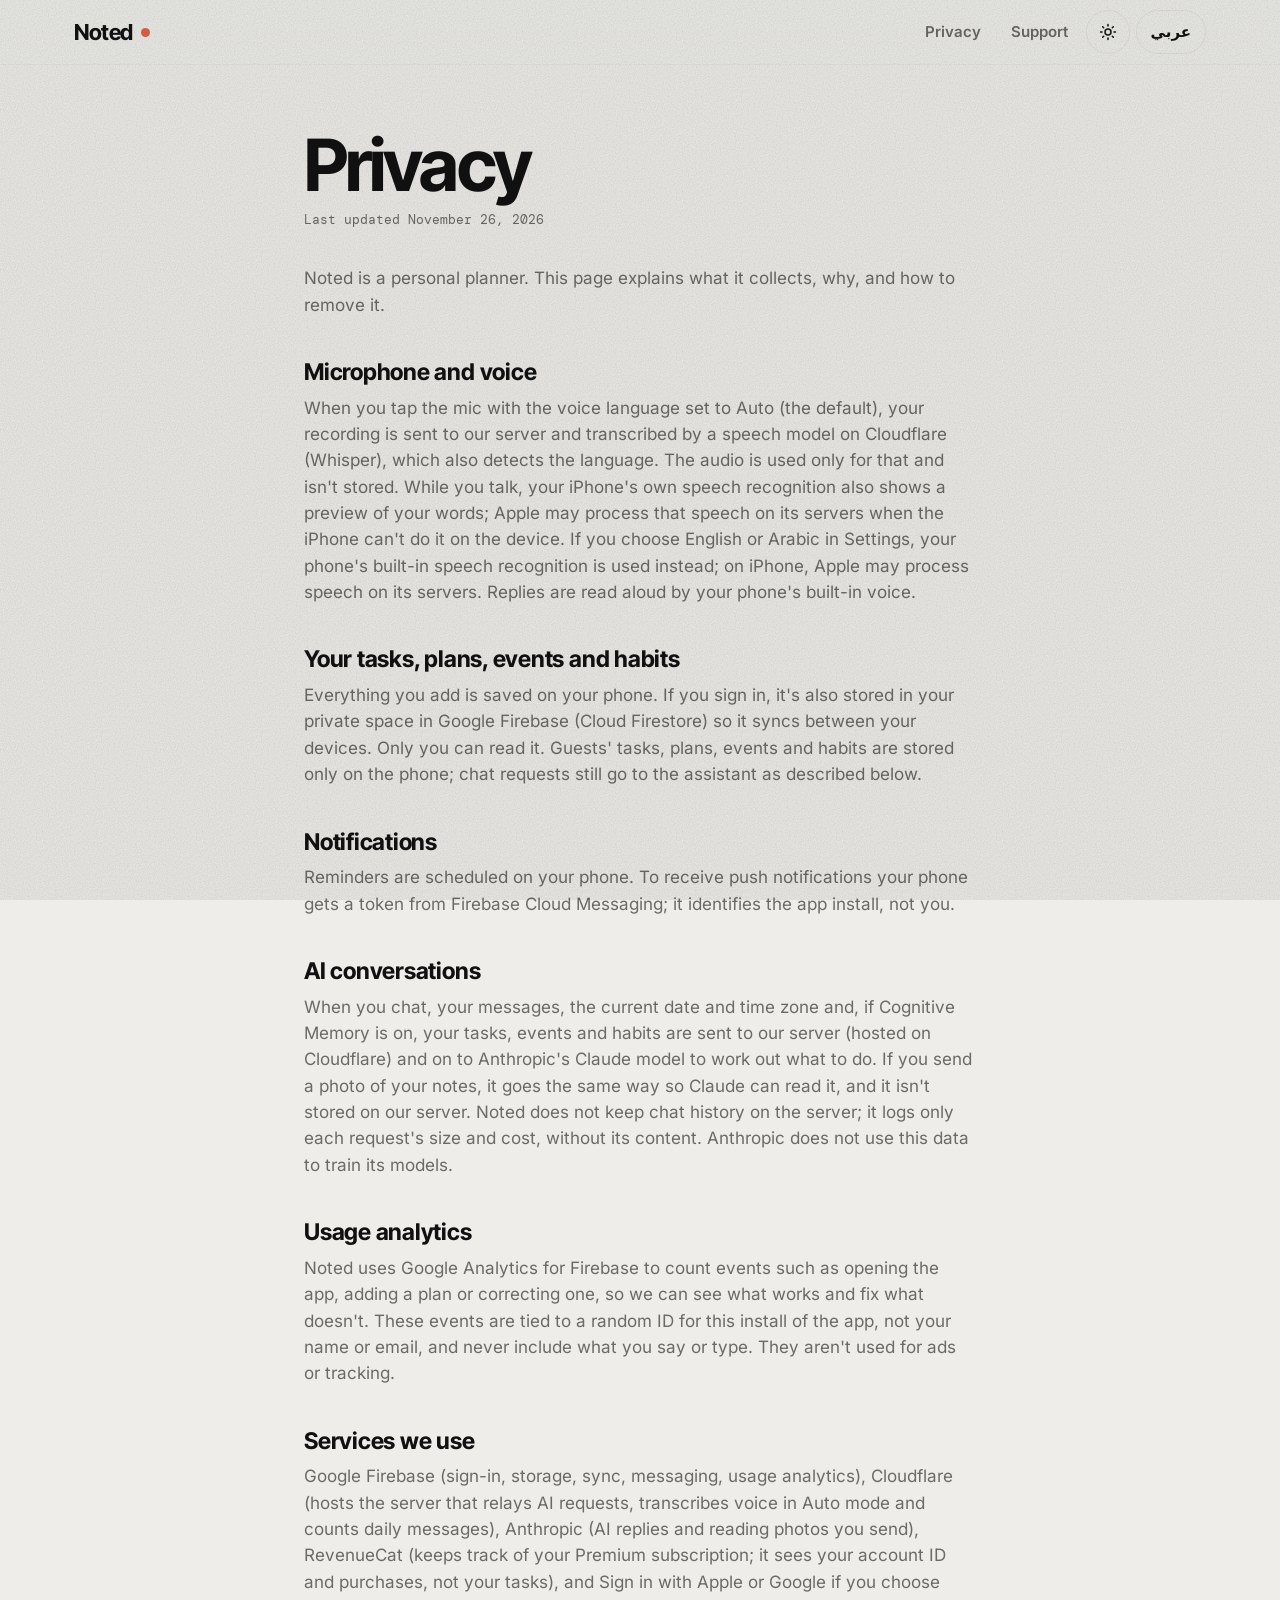
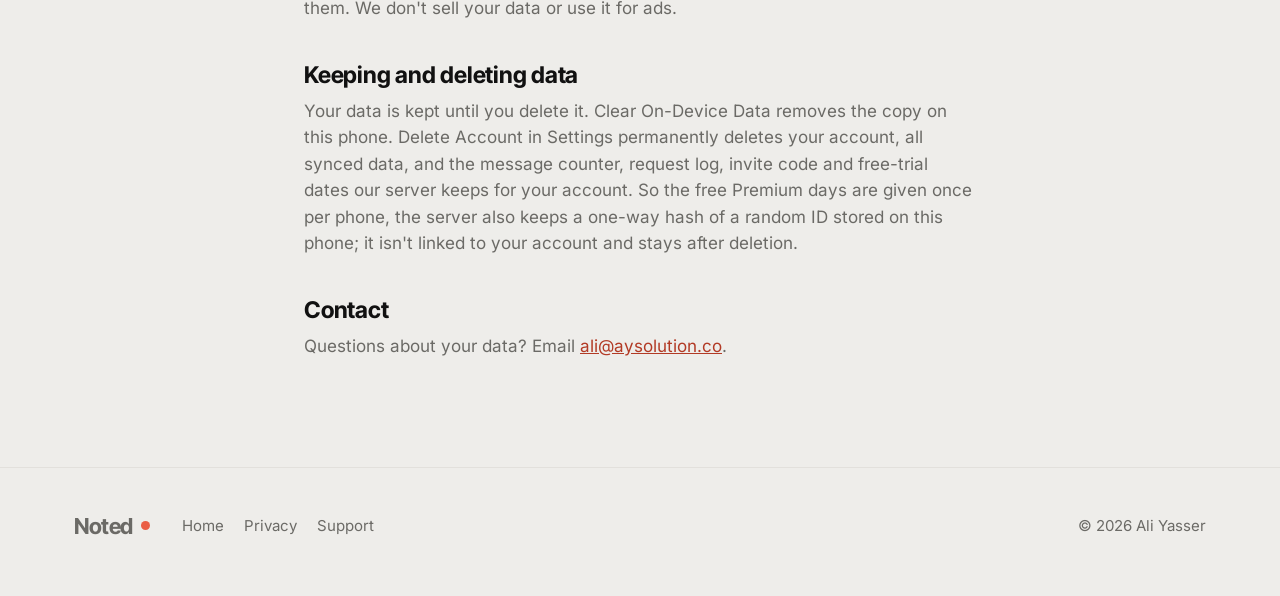
<file: privacy.html>
<!doctype html>
<html lang="en" dir="ltr">
<head>
<meta charset="utf-8">
<meta name="viewport" content="width=device-width, initial-scale=1, viewport-fit=cover">
<title>Privacy · Noted</title>
<meta name="description" content="How Noted handles your data.">
<meta name="theme-color" content="#EEEDEA" media="(prefers-color-scheme: light)">
<meta name="theme-color" content="#0A0A0A" media="(prefers-color-scheme: dark)">
<link rel="canonical" href="https://www.noted-ai.co/privacy">
<meta property="og:type" content="website">
<meta property="og:title" content="Privacy · Noted">
<meta property="og:description" content="How Noted handles your data.">
<meta property="og:image" content="https://noted-chat.noted-chat.workers.dev/og.png">
<meta property="og:url" content="https://noted-chat.noted-chat.workers.dev/privacy">
<link rel="icon" href="/favicon.svg" type="image/svg+xml">
<link rel="icon" href="/favicon.png" type="image/png">
<link rel="apple-touch-icon" href="/apple-touch-icon.png">
<link rel="stylesheet" href="/styles.css">
<script>
  (function () {
    try { var t = localStorage.getItem('theme'); if (t === 'light' || t === 'dark') document.documentElement.setAttribute('data-theme', t); } catch (e) {}
  })();
</script>
</head>
<body>
<a class="skip" href="#main">Skip to content</a>
<header class="top">
  <div class="wrap">
    <a class="wordmark" href="/" aria-label="Noted home">Noted <span class="dot" aria-hidden="true"></span></a>
    <nav aria-label="Main">
      <a class="link" href="/privacy">Privacy</a>
      <a class="link" href="/support">Support</a>
      <button class="theme" type="button" aria-label="Switch light or dark" title="Switch light or dark"><svg class="sun" viewBox="0 0 24 24" fill="none" stroke="currentColor" stroke-width="2" stroke-linecap="round" aria-hidden="true"><circle cx="12" cy="12" r="4"/><path d="M12 2v2M12 20v2M4.9 4.9l1.4 1.4M17.7 17.7l1.4 1.4M2 12h2M20 12h2M4.9 19.1l1.4-1.4M17.7 6.3l1.4-1.4"/></svg><svg class="moon" viewBox="0 0 24 24" fill="none" stroke="currentColor" stroke-width="2" stroke-linecap="round" stroke-linejoin="round" aria-hidden="true"><path d="M12 3a6 6 0 0 0 9 9 9 9 0 1 1-9-9Z"/></svg></button>
      <a class="lang" href="/ar" hreflang="ar" lang="ar"><span class="ar-text">عربي</span></a>
    </nav>
  </div>
</header>
<main class="doc" id="main">
    <h1>Privacy</h1>
    <p class="meta">Last updated November 26, 2026</p>
    <p>Noted is a personal planner. This page explains what it collects, why, and how to remove it.</p>
    <h2>Microphone and voice</h2>
    <p>When you tap the mic with the voice language set to Auto (the default), your recording is sent to our server and transcribed by a speech model on Cloudflare (Whisper), which also detects the language. The audio is used only for that and isn&#x27;t stored. While you talk, your iPhone&#x27;s own speech recognition also shows a preview of your words; Apple may process that speech on its servers when the iPhone can&#x27;t do it on the device. If you choose English or Arabic in Settings, your phone&#x27;s built-in speech recognition is used instead; on iPhone, Apple may process speech on its servers. Replies are read aloud by your phone&#x27;s built-in voice.</p>
    <h2>Your tasks, plans, events and habits</h2>
    <p>Everything you add is saved on your phone. If you sign in, it&#x27;s also stored in your private space in Google Firebase (Cloud Firestore) so it syncs between your devices. Only you can read it. Guests&#x27; tasks, plans, events and habits are stored only on the phone; chat requests still go to the assistant as described below.</p>
    <h2>Notifications</h2>
    <p>Reminders are scheduled on your phone. To receive push notifications your phone gets a token from Firebase Cloud Messaging; it identifies the app install, not you.</p>
    <h2>AI conversations</h2>
    <p>When you chat, your messages, the current date and time zone and, if Cognitive Memory is on, your tasks, events and habits are sent to our server (hosted on Cloudflare) and on to Anthropic&#x27;s Claude model to work out what to do. If you send a photo of your notes, it goes the same way so Claude can read it, and it isn&#x27;t stored on our server. Noted does not keep chat history on the server; it logs only each request&#x27;s size and cost, without its content. Anthropic does not use this data to train its models.</p>
    <h2>Usage analytics</h2>
    <p>Noted uses Google Analytics for Firebase to count events such as opening the app, adding a plan or correcting one, so we can see what works and fix what doesn&#x27;t. These events are tied to a random ID for this install of the app, not your name or email, and never include what you say or type. They aren&#x27;t used for ads or tracking.</p>
    <h2>Services we use</h2>
    <p>Google Firebase (sign-in, storage, sync, messaging, usage analytics), Cloudflare (hosts the server that relays AI requests, transcribes voice in Auto mode and counts daily messages), Anthropic (AI replies and reading photos you send), RevenueCat (keeps track of your Premium subscription; it sees your account ID and purchases, not your tasks), and Sign in with Apple or Google if you choose them. We don&#x27;t sell your data or use it for ads.</p>
    <h2>Keeping and deleting data</h2>
    <p>Your data is kept until you delete it. Clear On-Device Data removes the copy on this phone. Delete Account in Settings permanently deletes your account, all synced data, and the message counter, request log, invite code and free-trial dates our server keeps for your account. So the free Premium days are given once per phone, the server also keeps a one-way hash of a random ID stored on this phone; it isn&#x27;t linked to your account and stays after deletion.</p>
    <h2>Contact</h2>
    <p>Questions about your data? Email <a href="mailto:ali@aysolution.co">ali@aysolution.co</a>.</p>
</main>
<footer>
  <div class="wrap">
    <a class="wordmark" href="/">Noted <span class="dot" aria-hidden="true"></span></a>
    <nav aria-label="Footer">
      <a href="/">Home</a>
      <a href="/privacy">Privacy</a>
      <a href="/support">Support</a>
    </nav>
    <span class="copy">© 2026 Ali Yasser</span>
  </div>
</footer>
<script>
  // Light/Dark switch: flips the current look and remembers it.
  (function () {
    var d = document.documentElement, btn = document.querySelector('.theme');
    if (!btn) return;
    btn.addEventListener('click', function () {
      var dark = d.getAttribute('data-theme') ? d.getAttribute('data-theme') === 'dark'
        : window.matchMedia('(prefers-color-scheme: dark)').matches;
      var next = dark ? 'light' : 'dark';
      d.setAttribute('data-theme', next);
      try { localStorage.setItem('theme', next); } catch (e) {}
      document.querySelectorAll('meta[name="theme-color"]').forEach(function (m) { m.setAttribute('content', next === 'dark' ? '#0A0A0A' : '#EEEDEA'); });
    });
  })();
</script>
</body>
</html>
</file>
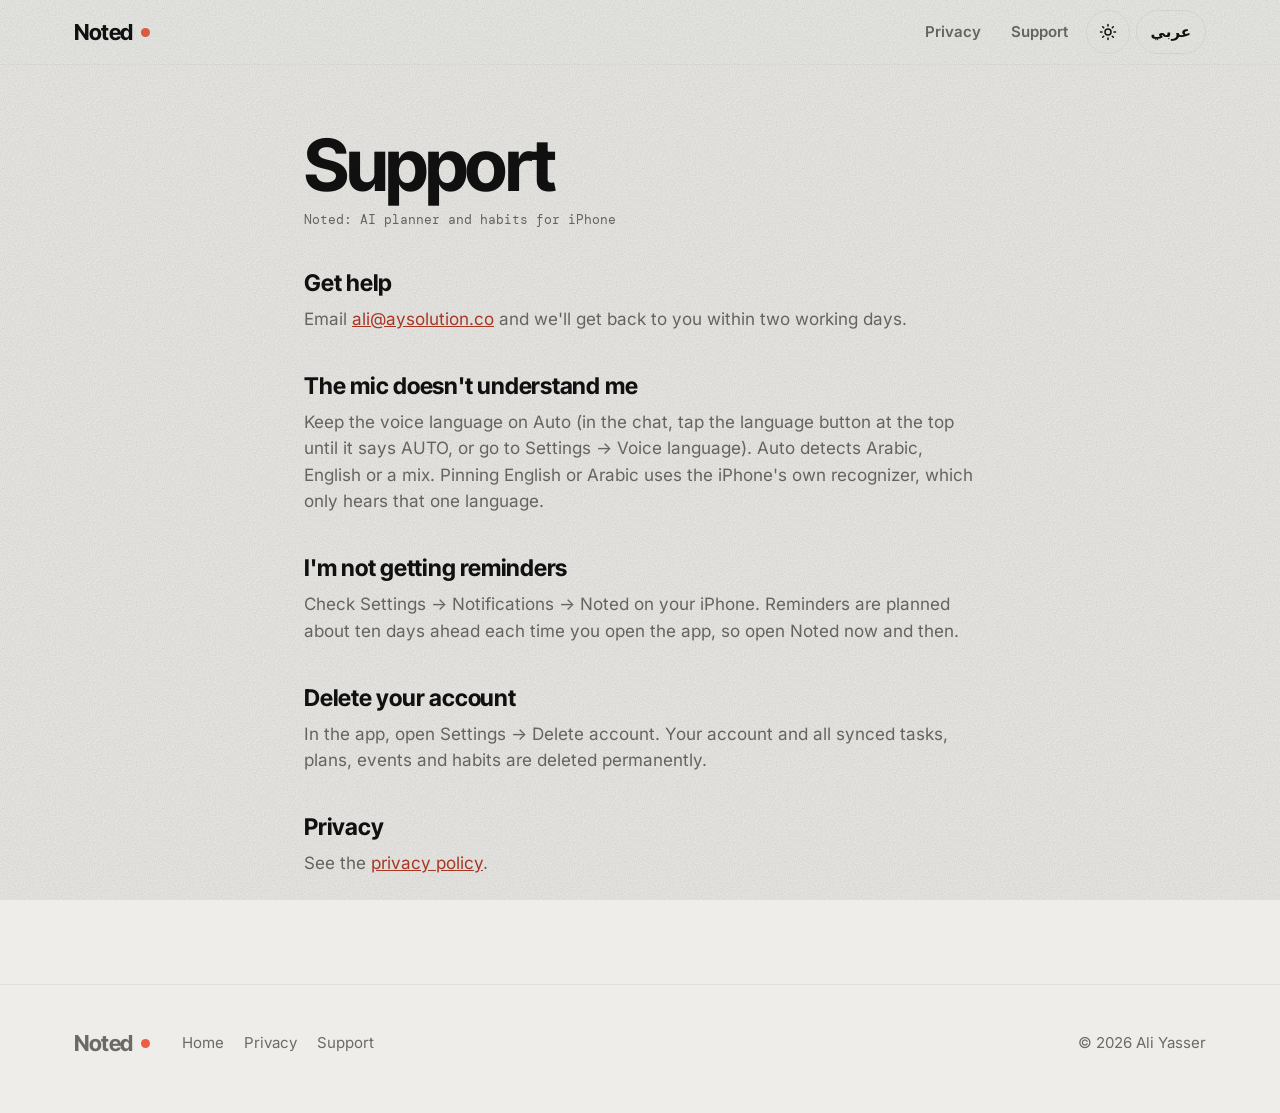
<file: support.html>
<!doctype html>
<html lang="en" dir="ltr">
<head>
<meta charset="utf-8">
<meta name="viewport" content="width=device-width, initial-scale=1, viewport-fit=cover">
<title>Support · Noted</title>
<meta name="description" content="Get help with Noted.">
<meta name="theme-color" content="#EEEDEA" media="(prefers-color-scheme: light)">
<meta name="theme-color" content="#0A0A0A" media="(prefers-color-scheme: dark)">
<link rel="canonical" href="https://www.noted-ai.co/support">
<meta property="og:type" content="website">
<meta property="og:title" content="Support · Noted">
<meta property="og:description" content="Get help with Noted.">
<meta property="og:image" content="https://noted-chat.noted-chat.workers.dev/og.png">
<meta property="og:url" content="https://noted-chat.noted-chat.workers.dev/support">
<link rel="icon" href="/favicon.svg" type="image/svg+xml">
<link rel="icon" href="/favicon.png" type="image/png">
<link rel="apple-touch-icon" href="/apple-touch-icon.png">
<link rel="stylesheet" href="/styles.css">
<script>
  (function () {
    try { var t = localStorage.getItem('theme'); if (t === 'light' || t === 'dark') document.documentElement.setAttribute('data-theme', t); } catch (e) {}
  })();
</script>
</head>
<body>
<a class="skip" href="#main">Skip to content</a>
<header class="top">
  <div class="wrap">
    <a class="wordmark" href="/" aria-label="Noted home">Noted <span class="dot" aria-hidden="true"></span></a>
    <nav aria-label="Main">
      <a class="link" href="/privacy">Privacy</a>
      <a class="link" href="/support">Support</a>
      <button class="theme" type="button" aria-label="Switch light or dark" title="Switch light or dark"><svg class="sun" viewBox="0 0 24 24" fill="none" stroke="currentColor" stroke-width="2" stroke-linecap="round" aria-hidden="true"><circle cx="12" cy="12" r="4"/><path d="M12 2v2M12 20v2M4.9 4.9l1.4 1.4M17.7 17.7l1.4 1.4M2 12h2M20 12h2M4.9 19.1l1.4-1.4M17.7 6.3l1.4-1.4"/></svg><svg class="moon" viewBox="0 0 24 24" fill="none" stroke="currentColor" stroke-width="2" stroke-linecap="round" stroke-linejoin="round" aria-hidden="true"><path d="M12 3a6 6 0 0 0 9 9 9 9 0 1 1-9-9Z"/></svg></button>
      <a class="lang" href="/ar" hreflang="ar" lang="ar"><span class="ar-text">عربي</span></a>
    </nav>
  </div>
</header>
<main class="doc" id="main">
    <h1>Support</h1>
    <p class="meta">Noted: AI planner and habits for iPhone</p>
    <h2>Get help</h2>
    <p>Email <a href="mailto:ali@aysolution.co">ali@aysolution.co</a> and we'll get back to you within two working days.</p>
    <h2>The mic doesn't understand me</h2>
    <p>Keep the voice language on Auto (in the chat, tap the language button at the top until it says AUTO, or go to Settings → Voice language). Auto detects Arabic, English or a mix. Pinning English or Arabic uses the iPhone's own recognizer, which only hears that one language.</p>
    <h2>I'm not getting reminders</h2>
    <p>Check Settings → Notifications → Noted on your iPhone. Reminders are planned about ten days ahead each time you open the app, so open Noted now and then.</p>
    <h2>Delete your account</h2>
    <p>In the app, open Settings → Delete account. Your account and all synced tasks, plans, events and habits are deleted permanently.</p>
    <h2>Privacy</h2>
    <p>See the <a href="/privacy">privacy policy</a>.</p>
</main>
<footer>
  <div class="wrap">
    <a class="wordmark" href="/">Noted <span class="dot" aria-hidden="true"></span></a>
    <nav aria-label="Footer">
      <a href="/">Home</a>
      <a href="/privacy">Privacy</a>
      <a href="/support">Support</a>
    </nav>
    <span class="copy">© 2026 Ali Yasser</span>
  </div>
</footer>
<script>
  // Light/Dark switch: flips the current look and remembers it.
  (function () {
    var d = document.documentElement, btn = document.querySelector('.theme');
    if (!btn) return;
    btn.addEventListener('click', function () {
      var dark = d.getAttribute('data-theme') ? d.getAttribute('data-theme') === 'dark'
        : window.matchMedia('(prefers-color-scheme: dark)').matches;
      var next = dark ? 'light' : 'dark';
      d.setAttribute('data-theme', next);
      try { localStorage.setItem('theme', next); } catch (e) {}
      document.querySelectorAll('meta[name="theme-color"]').forEach(function (m) { m.setAttribute('content', next === 'dark' ? '#0A0A0A' : '#EEEDEA'); });
    });
  })();
</script>
</body>
</html>
</file>
<file: styles.css>
/* Noted website. Same palette as the app (lib/theme/tokens.dart). */

@font-face { font-family: "Inter Tight"; src: url("/fonts/InterTight-SemiBold.woff2") format("woff2"); font-weight: 600; font-display: swap; }
@font-face { font-family: "Inter Tight"; src: url("/fonts/InterTight-Bold.woff2") format("woff2"); font-weight: 700; font-display: swap; }
@font-face { font-family: "Inter"; src: url("/fonts/Inter-Regular.woff2") format("woff2"); font-weight: 400; font-display: swap; }
@font-face { font-family: "Inter"; src: url("/fonts/Inter-SemiBold.woff2") format("woff2"); font-weight: 600; font-display: swap; }
@font-face { font-family: "DM Mono"; src: url("/fonts/DMMono-Regular.woff2") format("woff2"); font-weight: 400; font-display: swap; }

:root {
  --bg: #EEEDEA;
  --surface: #FFFFFF;
  --surface-alt: #F4F3F0;
  --ink: #111111;
  --ink-soft: #6B6A66;
  --muted: #B9B8B3;
  --line: #E2E0DC;
  --accent: #EA5E45;
  /* Coral dark enough for small text on the light background (5:1). */
  --accent-text: #B23A25;
  --accent-soft: #FCE6E1;
  --on-ink: #FFFFFF;
  --grain: 0.22;
  --shadow: 0 30px 80px rgba(17, 17, 17, 0.16);

  --display: "Inter Tight", "SF Pro Display", -apple-system, "Segoe UI", sans-serif;
  --body: "Inter", -apple-system, "Segoe UI", Roboto, sans-serif;
  --mono: "DM Mono", ui-monospace, Menlo, monospace;
  --arabic: "Inter", system-ui, -apple-system, "Geeza Pro", "Noto Sans Arabic", "Segoe UI", Tahoma, sans-serif;
  --arabic-display: "Inter Tight", system-ui, -apple-system, "Geeza Pro", "Noto Sans Arabic", "Segoe UI", Tahoma, sans-serif;

  --gutter: 24px;
  --max: 1180px;
  color-scheme: light dark;
}

@media (prefers-color-scheme: dark) {
  :root:not([data-theme="light"]) { --bg: #0A0A0A;
    --surface: #161615;
    --surface-alt: #1E1E1C;
    --ink: #F2F1EE;
    --ink-soft: #A3A29E;
    --muted: #55544F;
    --line: #2A2A28;
    --accent-soft: #3A1E18;
    --accent-text: #EA5E45;
    --on-ink: #111111;
    --grain: 0.12;
    --shadow: 0 30px 80px rgba(0, 0, 0, 0.6); }
}
:root[data-theme="dark"] { --bg: #0A0A0A;
    --surface: #161615;
    --surface-alt: #1E1E1C;
    --ink: #F2F1EE;
    --ink-soft: #A3A29E;
    --muted: #55544F;
    --line: #2A2A28;
    --accent-soft: #3A1E18;
    --accent-text: #EA5E45;
    --on-ink: #111111;
    --grain: 0.12;
    --shadow: 0 30px 80px rgba(0, 0, 0, 0.6); }

* { box-sizing: border-box; }
html { -webkit-text-size-adjust: 100%; scroll-behavior: smooth; }
@media (prefers-reduced-motion: reduce) { html { scroll-behavior: auto; } }

body {
  margin: 0;
  background: var(--bg);
  color: var(--ink);
  font: 17px/1.55 var(--body);
  -webkit-font-smoothing: antialiased;
  overflow-x: hidden;
  min-height: 100svh;
  display: flex;
  flex-direction: column;
}
body > main { flex: 1 0 auto; }

/* Film grain, as in the app. */
body::before {
  content: "";
  position: fixed;
  inset: 0;
  pointer-events: none;
  z-index: 100;
  opacity: var(--grain);
  mix-blend-mode: multiply;
  background-image: url("data:image/svg+xml,%3Csvg xmlns='http://www.w3.org/2000/svg' width='160' height='160'%3E%3Cfilter id='n'%3E%3CfeTurbulence type='fractalNoise' baseFrequency='.85' numOctaves='2' stitchTiles='stitch'/%3E%3CfeColorMatrix values='0 0 0 0 0 0 0 0 0 0 0 0 0 0 0 0 0 0 .55 0'/%3E%3C/filter%3E%3Crect width='160' height='160' filter='url(%23n)'/%3E%3C/svg%3E");
}
@media (prefers-color-scheme: dark) {
  :root:not([data-theme="light"]) body::before { mix-blend-mode: screen; }
}
:root[data-theme="dark"] body::before { mix-blend-mode: screen; }

[lang="ar"] body { font-family: var(--arabic); }
[lang="ar"] h1, [lang="ar"] h2, [lang="ar"] h3, [lang="ar"] .faq summary, [lang="ar"] .stats strong { font-family: var(--arabic-display); }
.ar-text { font-family: var(--arabic); }

a { color: inherit; }
img { max-width: 100%; height: auto; display: block; }
:focus-visible { outline: 2px solid var(--accent-text); outline-offset: 3px; border-radius: 6px; }

.wrap { max-width: var(--max); margin: 0 auto; padding: 0 var(--gutter); }

.skip { position: absolute; top: -100px; inset-inline-start: 12px; background: var(--ink); color: var(--on-ink); padding: 8px 14px; border-radius: 999px; z-index: 200; }
.skip:focus { top: 8px; }

/* ── Top bar ─────────────────────────────────────────── */
.top {
  position: sticky; top: 0; z-index: 50;
  backdrop-filter: saturate(1.4) blur(14px);
  -webkit-backdrop-filter: saturate(1.4) blur(14px);
  background: color-mix(in srgb, var(--bg) 78%, transparent);
  border-bottom: 1px solid color-mix(in srgb, var(--line) 60%, transparent);
}
.top .wrap { display: flex; align-items: center; gap: 16px; height: 64px; }
.wordmark { display: inline-flex; align-items: center; gap: 8px; font: 700 22px/1 var(--display); letter-spacing: -0.5px; text-decoration: none; }
.wordmark .dot, .dot { width: 9px; height: 9px; border-radius: 50%; background: var(--accent); display: inline-block; }
.top nav { margin-inline-start: auto; display: flex; align-items: center; gap: 6px; }
.top nav a.link { text-decoration: none; font-weight: 600; font-size: 15px; padding: 8px 12px; border-radius: 999px; color: var(--ink-soft); }
.top nav a.link:hover { color: var(--ink); background: var(--surface-alt); }
.lang { display: inline-flex; align-items: center; min-height: 44px; font-weight: 600; font-size: 15px; text-decoration: none; padding: 7px 14px; border: 1.2px solid var(--line); border-radius: 999px; }
.lang:hover { border-color: var(--ink-soft); }
@media (max-width: 640px) { .top nav a.link { display: none; } }

/* ── Buttons ─────────────────────────────────────────── */
.store {
  display: inline-flex; align-items: center; gap: 12px;
  background: var(--ink); color: var(--on-ink);
  padding-block: 12px; padding-inline: 18px 22px; border-radius: 16px;
  text-decoration: none; transition: transform .15s ease, box-shadow .15s ease;
}
.store:hover { transform: translateY(-1px); box-shadow: 0 10px 24px rgba(0,0,0,.18); }
.store svg { width: 26px; height: 26px; flex: none; }
.store span { display: flex; flex-direction: column; line-height: 1.1; text-align: start; }
.store small { font-size: 12px; opacity: .75; }
.store strong { font: 600 19px/1.15 var(--display); letter-spacing: -0.2px; }
.store.small { min-height: 44px; padding-block: 8px; padding-inline: 12px 14px; border-radius: 12px; gap: 8px; }
.store.small svg { width: 18px; height: 18px; }
.store.small strong { font-size: 14px; }
.store.small small { display: none; }

.pill {
  display: inline-flex; align-items: center; gap: 8px;
  font: 500 13px/1 var(--mono); letter-spacing: 1.2px; text-transform: uppercase;
  color: var(--ink-soft); padding: 9px 14px; border: 1.2px solid var(--line); border-radius: 999px;
  background: color-mix(in srgb, var(--surface) 55%, transparent);
}
[lang="ar"] .pill { font-family: var(--arabic); letter-spacing: 0; text-transform: none; font-size: 14px; }

/* ── Hero ───────────────────────────────────────────── */
.hero { padding: 72px 0 40px; }
.hero .wrap { display: grid; grid-template-columns: 1.15fr .85fr; gap: 40px; align-items: center; }
.hero h1 {
  font: 700 clamp(50px, 7vw, 96px)/0.95 var(--display);
  letter-spacing: -0.045em; margin: 26px 0 0;
}
.hero h1 .soft { color: var(--ink-soft); display: block; }
.hero h1 .dot { width: .16em; height: .16em; vertical-align: .08em; margin-inline-start: .06em; }
[lang="ar"] .hero h1 { font-weight: 700; line-height: 1.15; letter-spacing: 0; font-size: clamp(48px, 7.6vw, 100px); }
.lede { font-size: clamp(19px, 2vw, 22px); color: var(--ink-soft); max-width: 34ch; margin: 28px 0 34px; }
.lede strong { color: var(--ink); font-weight: 600; }
.cta { display: flex; align-items: center; gap: 18px; flex-wrap: wrap; }
.cta .note { font: 400 13px/1.4 var(--mono); color: var(--ink-soft); }
[lang="ar"] .cta .note { font-family: var(--arabic); font-size: 14px; }

.stage { position: relative; height: 640px; }
.phone {
  position: absolute; width: 290px; border-radius: 46px; overflow: hidden;
  border: 9px solid #111; background: #111; box-shadow: var(--shadow);
}
@media (prefers-color-scheme: dark) {
  :root:not([data-theme="light"]) .phone { border-color: #2a2a28; }
}
:root[data-theme="dark"] .phone { border-color: #2a2a28; }
.phone img { width: 100%; height: auto; }
.stage .front { inset-inline-start: 50%; top: 0; transform: translateX(-38%); z-index: 2; width: 300px; }
.stage .back { inset-inline-start: 50%; top: 70px; transform: translateX(-96%) rotate(-6deg); opacity: .96; }
[dir="rtl"] .stage .front { transform: translateX(38%); }
[dir="rtl"] .stage .back { transform: translateX(96%) rotate(6deg); }

@media (min-width: 901px) and (max-width: 1080px) {
  .stage { height: 560px; }
  .phone { width: 240px; border-radius: 38px; border-width: 8px; }
  .stage .front { width: 250px; }
}
@media (max-width: 900px) {
  .hero { padding-top: 40px; }
  .hero .wrap { grid-template-columns: 1fr; gap: 24px; }
  .stage { height: 560px; }
  .phone { width: 240px; border-radius: 38px; border-width: 8px; }
  .stage .front { width: 250px; }
}
@media (max-width: 420px) {
  .stage { height: 480px; }
  .phone { width: 200px; border-radius: 32px; }
  .stage .front { width: 215px; }
}

/* ── Say it strip ───────────────────────────────────── */
.say { padding: 56px 0 24px; }
.examples { display: grid; grid-template-columns: repeat(3, minmax(0, 1fr)); gap: 16px; }
.example { background: var(--surface); border-radius: 24px; padding: 22px; display: flex; flex-direction: column; gap: 14px; }
.bubble { align-self: flex-end; background: var(--ink); color: var(--on-ink); padding: 12px 16px; border-radius: 20px 20px 6px 20px; font-size: 16px; max-width: 92%; }
[dir="rtl"] .bubble { border-radius: 20px 20px 20px 6px; }
.bubble.ar { font-family: var(--arabic); font-size: 17px; }
.receipt { display: flex; align-items: center; gap: 12px; background: var(--surface-alt); border-radius: 16px; padding: 12px 14px; }
.receipt svg { width: 20px; height: 20px; color: var(--accent); flex: none; }
.receipt .what { display: flex; flex-direction: column; min-width: 0; }
.receipt .label { font: 400 11px/1.2 var(--mono); letter-spacing: 1.4px; text-transform: uppercase; color: var(--ink-soft); }
[lang="ar"] .receipt .label { font-family: var(--arabic); letter-spacing: 0; font-size: 12px; text-transform: none; }
.receipt .title { font-weight: 600; font-size: 15px; white-space: nowrap; overflow: hidden; text-overflow: ellipsis; }
.receipt .when { margin-inline-start: auto; font: 400 12px/1.2 var(--mono); color: var(--ink-soft); white-space: nowrap; }
@media (max-width: 1040px) { .examples { grid-template-columns: 1fr; } }

/* ── Sections ───────────────────────────────────────── */
section { scroll-margin-top: 80px; }
.section { padding: 72px 0; }
.eyebrow { font: 400 13px/1 var(--mono); letter-spacing: 1.6px; text-transform: uppercase; color: var(--accent-text); margin: 0 0 14px; }
[lang="ar"] .eyebrow { font-family: var(--arabic); letter-spacing: 0; font-size: 15px; text-transform: none; }
h2 { font: 700 clamp(36px, 5vw, 60px)/1.02 var(--display); letter-spacing: -0.035em; margin: 0 0 18px; max-width: 18ch; }
[lang="ar"] h2 { line-height: 1.25; }
h2 .soft { color: var(--ink-soft); white-space: nowrap; }
.section > .wrap > p.intro { color: var(--ink-soft); font-size: 19px; max-width: 52ch; margin: 0 0 40px; }

/* Bento */
.bento { display: grid; grid-template-columns: repeat(6, 1fr); gap: 16px; }
.card {
  background: var(--surface); border-radius: 28px; padding: 30px; overflow: hidden; position: relative;
  display: flex; flex-direction: column;
}
.card h3 { font: 700 26px/1.12 var(--display); letter-spacing: -0.02em; margin: 0 0 10px; }
[lang="ar"] .card h3 { line-height: 1.35; }
.card p { margin: 0; color: var(--ink-soft); }
.card .icon { width: 44px; height: 44px; border-radius: 50%; background: var(--surface-alt); display: grid; place-items: center; margin-bottom: 18px; }
.card .icon svg { width: 22px; height: 22px; }
.card.span-3 { grid-column: span 3; }
.card.span-2 { grid-column: span 2; }
.card.span-4 { grid-column: span 4; }
.card.span-6 { grid-column: span 6; }
.card.shot { padding-bottom: 0; }
.card.shot p { margin-bottom: 28px; }
.card.shot .phone-crop {
  margin: auto auto 0; width: min(300px, 80%); border-radius: 38px 38px 0 0; overflow: hidden;
  border: 8px solid #111; border-bottom: 0; height: 360px; box-shadow: var(--shadow);
}
@media (prefers-color-scheme: dark) {
  :root:not([data-theme="light"]) .card.shot .phone-crop { border-color: #2a2a28; }
}
:root[data-theme="dark"] .card.shot .phone-crop { border-color: #2a2a28; }
.card.shot .phone-crop img { width: 100%; }
.card.dark { background: #0F0F0E; color: #F2F1EE; }
.card.dark p { color: #A3A29E; }
.card.dark .icon { background: #1E1E1C; }
@media (prefers-color-scheme: dark) {
  :root:not([data-theme="light"]) .card.dark { background: #F2F1EE; color: #111; }
  :root:not([data-theme="light"]) .card.dark p { color: #6B6A66; }
  :root:not([data-theme="light"]) .card.dark .icon { background: #E2E0DC; }
}
:root[data-theme="dark"] .card.dark { background: #F2F1EE; color: #111; }
:root[data-theme="dark"] .card.dark p { color: #6B6A66; }
:root[data-theme="dark"] .card.dark .icon { background: #E2E0DC; }

.bars { display: flex; align-items: flex-end; gap: 10px; height: 120px; margin-top: 28px; }
.bars div { flex: 1; display: flex; flex-direction: column; align-items: center; gap: 8px; height: 100%; justify-content: flex-end; }
.bars i { display: block; width: 100%; max-width: 26px; border-radius: 7px; background: var(--ink); }
.bars i.today { background: var(--accent); }
.bars b { font: 400 11px/1 var(--mono); color: var(--ink-soft); }
.stats { display: flex; gap: 28px; margin-top: 24px; padding-top: 18px; border-top: 1.2px dashed var(--line); }
.stats div { display: flex; flex-direction: column; }
.stats strong { font: 700 28px/1.1 var(--display); letter-spacing: -0.02em; }
.stats span { font: 400 11px/1.3 var(--mono); letter-spacing: 1.2px; text-transform: uppercase; color: var(--ink-soft); }
[lang="ar"] .stats span { font-family: var(--arabic); letter-spacing: 0; text-transform: none; font-size: 13px; }

.rings { display: flex; gap: 14px; margin-top: 24px; flex-wrap: wrap; }
.ring { width: 64px; height: 64px; border-radius: 50%; display: grid; place-items: center; font-size: 26px; position: relative;
  background: conic-gradient(var(--ink) calc(var(--p) * 1%), var(--line) 0); }
.ring::before { content: ""; position: absolute; inset: 5px; border-radius: 50%; background: var(--surface); }
.ring span { position: relative; }
.ring.done { background: var(--accent); }
.ring.done::before { background: var(--accent-soft); }
@media (max-width: 420px) {
  .rings { gap: 8px; flex-wrap: nowrap; }
  .ring { width: 52px; height: 52px; font-size: 21px; }
  .ring::before { inset: 4px; }
}

@media (max-width: 900px) {
  .bento { grid-template-columns: 1fr; }
  .card.span-2, .card.span-3, .card.span-4, .card.span-6 { grid-column: auto; }
  .card { padding: 24px; border-radius: 24px; }
}

/* Privacy */
.promises { display: grid; grid-template-columns: repeat(2, 1fr); gap: 16px; }
.promise { border-top: 1.5px solid var(--ink); padding-top: 18px; }
.promise h3 { font: 700 21px/1.2 var(--display); letter-spacing: -0.01em; margin: 0 0 8px; }
[lang="ar"] .promise h3 { line-height: 1.4; }
.promise p { margin: 0; color: var(--ink-soft); }
@media (max-width: 760px) { .promises { grid-template-columns: 1fr; } }

/* FAQ */
.faq { max-width: 820px; }
.faq details { border-bottom: 1.2px dashed var(--line); }
.faq summary {
  list-style: none; cursor: pointer; padding: 22px 0; display: flex; align-items: center; gap: 16px;
  font: 600 20px/1.3 var(--display); letter-spacing: -0.01em;
}
[lang="ar"] .faq summary { font-family: var(--arabic); }
.faq summary::-webkit-details-marker { display: none; }
.faq summary::after { content: "+"; margin-inline-start: auto; font: 400 26px/1 var(--body); color: var(--ink-soft); transition: transform .2s ease; }
.faq details[open] summary::after { transform: rotate(45deg); }
.faq details p { margin: 0 0 22px; color: var(--ink-soft); max-width: 62ch; }

/* Final CTA */
.final { text-align: center; padding: 96px 0 88px; }
.final h2 { margin: 0 auto 26px; max-width: 14ch; }
.final .cta { justify-content: center; }

/* Footer */
footer { border-top: 1px solid var(--line); padding: 36px 0 48px; font-size: 15px; color: var(--ink-soft); }
footer .wrap { display: flex; gap: 20px 32px; flex-wrap: wrap; align-items: center; }
footer nav { display: flex; gap: 20px; flex-wrap: wrap; }
footer a { text-decoration: none; }
footer a:hover { color: var(--ink); }
footer .copy { margin-inline-start: auto; }
@media (max-width: 640px) { footer .copy { margin-inline-start: 0; flex-basis: 100%; } }
footer nav a { padding-block: 10px; }

/* Reveal on scroll (only when JS runs and motion is fine). */
.js .reveal { opacity: 0; transform: translateY(18px); transition: opacity .7s ease, transform .7s cubic-bezier(.2,.7,.2,1); }
.js .reveal.in { opacity: 1; transform: none; }
@media (prefers-reduced-motion: reduce) { .js .reveal { opacity: 1; transform: none; transition: none; } }

/* ── Plain document pages (privacy, support) ───────── */
.doc { max-width: 720px; margin: 0 auto; padding: 64px var(--gutter) 96px; }
.doc h1 { font: 700 clamp(44px, 7vw, 72px)/1 var(--display); letter-spacing: -0.04em; margin: 0 0 10px; }
.doc .meta { font: 400 13px/1.4 var(--mono); color: var(--ink-soft); margin: 0 0 36px; }
.doc h2 { font: 700 23px/1.25 var(--display); letter-spacing: -0.01em; margin: 40px 0 8px; max-width: none; }
.doc p { color: var(--ink-soft); margin: 0 0 12px; }
.doc a { color: var(--accent-text); }

/* Arabic: never track cursive letters, and keep Arabic out of DM Mono (no Arabic glyphs). */
[lang="ar"] h1, [lang="ar"] h2, [lang="ar"] h3, [lang="ar"] .card h3, [lang="ar"] .promise h3,
[lang="ar"] .faq summary, [lang="ar"] .stats strong, [lang="ar"] .hero h1 { letter-spacing: 0; }
[lang="ar"] .receipt .when, [lang="ar"] .bars b { font-family: var(--arabic); letter-spacing: 0; font-size: 13px; }

/* ── Widgets showcase ──────────────────────────────── */
.widgets { display: flex; flex-wrap: wrap; gap: 18px; align-items: flex-start; margin-top: 26px; }
.w { border-radius: 24px; padding: 16px; background: var(--bg); color: var(--ink); box-shadow: 0 1px 0 var(--line) inset, 0 12px 30px rgba(17,17,17,.10); }
.w-small { width: 170px; height: 170px; display: flex; flex-direction: column; }
.w-medium { width: 360px; max-width: 100%; height: 170px; display: flex; flex-direction: column; }
.w-head { display: flex; align-items: baseline; gap: 6px; font: 700 22px/1 var(--display); letter-spacing: -0.02em; }
.w-head .dot { width: 7px; height: 7px; }
.w-head small { margin-inline-start: auto; font: 500 12px/1 var(--mono); color: var(--ink-soft); }
.w-row { display: flex; align-items: center; gap: 8px; margin-top: 10px; font-weight: 600; font-size: 13px; white-space: nowrap; overflow: hidden; }
.w-row i { width: 6px; height: 6px; border-radius: 50%; background: var(--ink); flex: none; margin: 0 4px; }
.w-row b { width: 13px; height: 13px; border-radius: 50%; border: 1.5px solid var(--ink); flex: none; }
.w-row span { overflow: hidden; text-overflow: ellipsis; }
.w-row em { margin-inline-start: auto; font: normal 11px/1 var(--mono); color: var(--ink-soft); }
.w-rings { display: flex; justify-content: space-between; margin-top: auto; }
.w-rings div { display: flex; flex-direction: column; align-items: center; gap: 5px; font-size: 11px; font-weight: 600; }
.w-rings .ring { width: 52px; height: 52px; font-size: 21px; }
.w-rings .ring::before { inset: 4px; background: var(--bg); }
.w-mic { background: var(--bg); justify-content: space-between; }
.w-mic .mic { width: 64px; height: 64px; border-radius: 50%; background: var(--accent); align-self: center; display: grid; place-items: center; }
.w-mic .mic svg { width: 28px; height: 28px; color: #fff; }
.w-mic small { font-size: 12px; color: var(--ink-soft); }
.w-lock { width: 220px; padding: 12px 14px; border-radius: 18px; background: linear-gradient(135deg, #3b3a4a, #1f2a3a); color: #fff; box-shadow: none; }
.w-lock .cap { font: 600 10px/1 var(--body); letter-spacing: .8px; opacity: .75; }
.w-lock strong { display: block; font: 700 15px/1.2 var(--body); margin-top: 4px; }
.w-lock span { font-size: 12px; opacity: .8; }
.widgets .caption { flex-basis: 100%; font: 400 12px/1.4 var(--mono); color: var(--ink-soft); }
[lang="ar"] .widgets .caption { font-family: var(--arabic); font-size: 13px; }
@media (max-width: 420px) { .w-medium { width: 100%; } .w-rings .ring { width: 46px; height: 46px; font-size: 19px; } }

/* Roast line sample, like Home's coral note. */
.roast-quote { margin-top: 16px; padding: 14px 16px; border-radius: 16px; background: var(--accent-soft); color: var(--accent-text); font: 600 17px/1.35 var(--display); }
[lang="ar"] .roast-quote { font-family: var(--arabic-display); }

/* Quick-add bar sample. */
.type-bar { margin-top: 18px; display: flex; align-items: center; gap: 10px; padding: 6px 6px 6px 16px; border-radius: 999px; background: var(--surface-alt); border: 1.2px solid var(--line); color: var(--ink-soft); font-size: 15px; }
.type-bar .send { margin-inline-start: auto; width: 34px; height: 34px; border-radius: 50%; background: var(--ink); display: grid; place-items: center; flex: none; }
.type-bar .send svg { width: 16px; height: 16px; color: var(--on-ink); }

/* Theme switch in the header: Light / Dark, remembered per visitor. */
.theme { width: 44px; height: 44px; border-radius: 50%; border: 1.2px solid var(--line); background: transparent; color: var(--ink); display: inline-grid; place-items: center; cursor: pointer; padding: 0; }
.theme:hover { border-color: var(--ink-soft); }
.theme svg { width: 18px; height: 18px; }
.theme .moon { display: none; }
:root[data-theme="dark"] .theme .sun { display: none; }
:root[data-theme="dark"] .theme .moon { display: block; }
@media (prefers-color-scheme: dark) {
  :root:not([data-theme="light"]) .theme .sun { display: none; }
  :root:not([data-theme="light"]) .theme .moon { display: block; }
}
/* The hero phone shows the app in the matching theme. */
.only-dark { display: none !important; }
:root[data-theme="dark"] .only-dark { display: block !important; }
:root[data-theme="dark"] .only-light { display: none !important; }
@media (prefers-color-scheme: dark) {
  :root:not([data-theme="light"]) .only-dark { display: block !important; }
  :root:not([data-theme="light"]) .only-light { display: none !important; }
}
:root[data-theme="light"] { color-scheme: light; }
:root[data-theme="dark"] { color-scheme: dark; }

/* ── 1.3: Apple Watch and Mac, morning summary, plans ── */
a.pill { text-decoration: none; }
a.pill:hover { color: var(--ink); border-color: var(--ink-soft); }
.devices { display: grid; grid-template-columns: 1fr 2fr; gap: 16px; }
.device-card { background: var(--surface); border-radius: 28px; padding: 30px; display: flex; flex-direction: column; }
.device-card h3 { font: 700 26px/1.12 var(--display); letter-spacing: -0.02em; margin: 0 0 14px; }
[lang="ar"] .device-card h3 { line-height: 1.35; }
.soon { align-self: flex-start; font: 400 12px/1 var(--mono); letter-spacing: 1.2px; text-transform: uppercase; color: var(--accent-text); background: var(--accent-soft); border-radius: 999px; padding: 7px 11px; margin-bottom: 18px; }
[lang="ar"] .soon { font-family: var(--arabic); letter-spacing: 0; font-size: 13px; }
.ticks { list-style: none; margin: 0 0 28px; padding: 0; color: var(--ink-soft); }
.ticks li { position: relative; padding-inline-start: 20px; margin-bottom: 8px; }
.ticks li::before { content: ""; position: absolute; inset-inline-start: 0; top: .62em; width: 7px; height: 7px; border-radius: 50%; background: var(--accent); }
.ticks strong { color: var(--ink); font-weight: 600; }
.device-card figure { margin: auto 0 0; display: flex; justify-content: center; align-items: flex-end; }
.device-card figure img { width: 100%; height: auto; }
.device-card.watch figure img { max-width: 230px; }
.device-card.mac figure img { max-width: 660px; }
.device-card.carplay { grid-column: 1 / -1; }
.trademark { color: var(--ink-soft); font-size: 13px; margin: 18px 0 0; }
@media (max-width: 900px) { .devices { grid-template-columns: 1fr; } }

.notif { display: flex; gap: 14px; align-items: flex-start; background: var(--bg); border-radius: 22px; padding: 16px 18px; margin-top: 24px; box-shadow: 0 12px 30px rgba(17, 17, 17, .08); }
.notif .app { flex: none; width: 40px; height: 40px; border-radius: 10px; background: #111; color: #fff; display: grid; place-items: center; font: 700 22px/1 var(--display); }
.notif .app i { display: inline-block; width: 6px; height: 6px; border-radius: 50%; background: var(--accent); margin: 10px 0 0 1px; }
.notif .body { flex: 1; min-width: 0; }
.notif .head { display: flex; justify-content: space-between; font: 600 13px/1.3 var(--body); color: var(--ink-soft); }
.notif strong { display: block; font: 600 16px/1.3 var(--body); margin-top: 2px; }
.notif span.text { display: block; font-size: 15px; color: var(--ink-soft); }

.plans { display: grid; grid-template-columns: 1fr 1fr; gap: 16px; max-width: 920px; }
.plan { background: var(--surface); border-radius: 28px; padding: 30px; display: flex; flex-direction: column; }
.plan h3 { font: 700 26px/1.12 var(--display); letter-spacing: -0.02em; margin: 0 0 6px; }
.plan .price { font: 400 13px/1.4 var(--mono); color: var(--ink-soft); margin: 0 0 22px; }
[lang="ar"] .plan .price { font-family: var(--arabic); font-size: 14px; }
.plan .ticks { margin-bottom: 0; }
.plan.premium { background: #0F0F0E; color: #F2F1EE; }
.plan.premium .ticks, .plan.premium .price { color: #A3A29E; }
.plan.premium .ticks strong { color: #F2F1EE; }
.plan .invite { margin: 22px 0 0; padding-top: 18px; border-top: 1px solid #2A2A28; color: #A3A29E; font-size: 15px; }
.plan .invite strong { color: #F2F1EE; font-weight: 600; }
@media (max-width: 760px) { .plans { grid-template-columns: 1fr; } }
/* Premium flips to light on the dark theme, like .card.dark. */
@media (prefers-color-scheme: dark) {
  :root:not([data-theme="light"]) .plan.premium { background: #F2F1EE; color: #111; }
  :root:not([data-theme="light"]) .plan.premium .ticks, :root:not([data-theme="light"]) .plan.premium .price, :root:not([data-theme="light"]) .plan .invite { color: #6B6A66; }
  :root:not([data-theme="light"]) .plan.premium .ticks strong, :root:not([data-theme="light"]) .plan .invite strong { color: #111; }
  :root:not([data-theme="light"]) .plan .invite { border-top-color: #DCDAD4; }
}
:root[data-theme="dark"] .plan.premium { background: #F2F1EE; color: #111; }
:root[data-theme="dark"] .plan.premium .ticks, :root[data-theme="dark"] .plan.premium .price, :root[data-theme="dark"] .plan .invite { color: #6B6A66; }
:root[data-theme="dark"] .plan.premium .ticks strong, :root[data-theme="dark"] .plan .invite strong { color: #111; }
:root[data-theme="dark"] .plan .invite { border-top-color: #DCDAD4; }
.device-card .get { margin: -12px 0 24px; }
.device-card p.get { color: var(--ink-soft); font-size: 15px; }
.device-card a.get { align-self: flex-start; }
</file>
